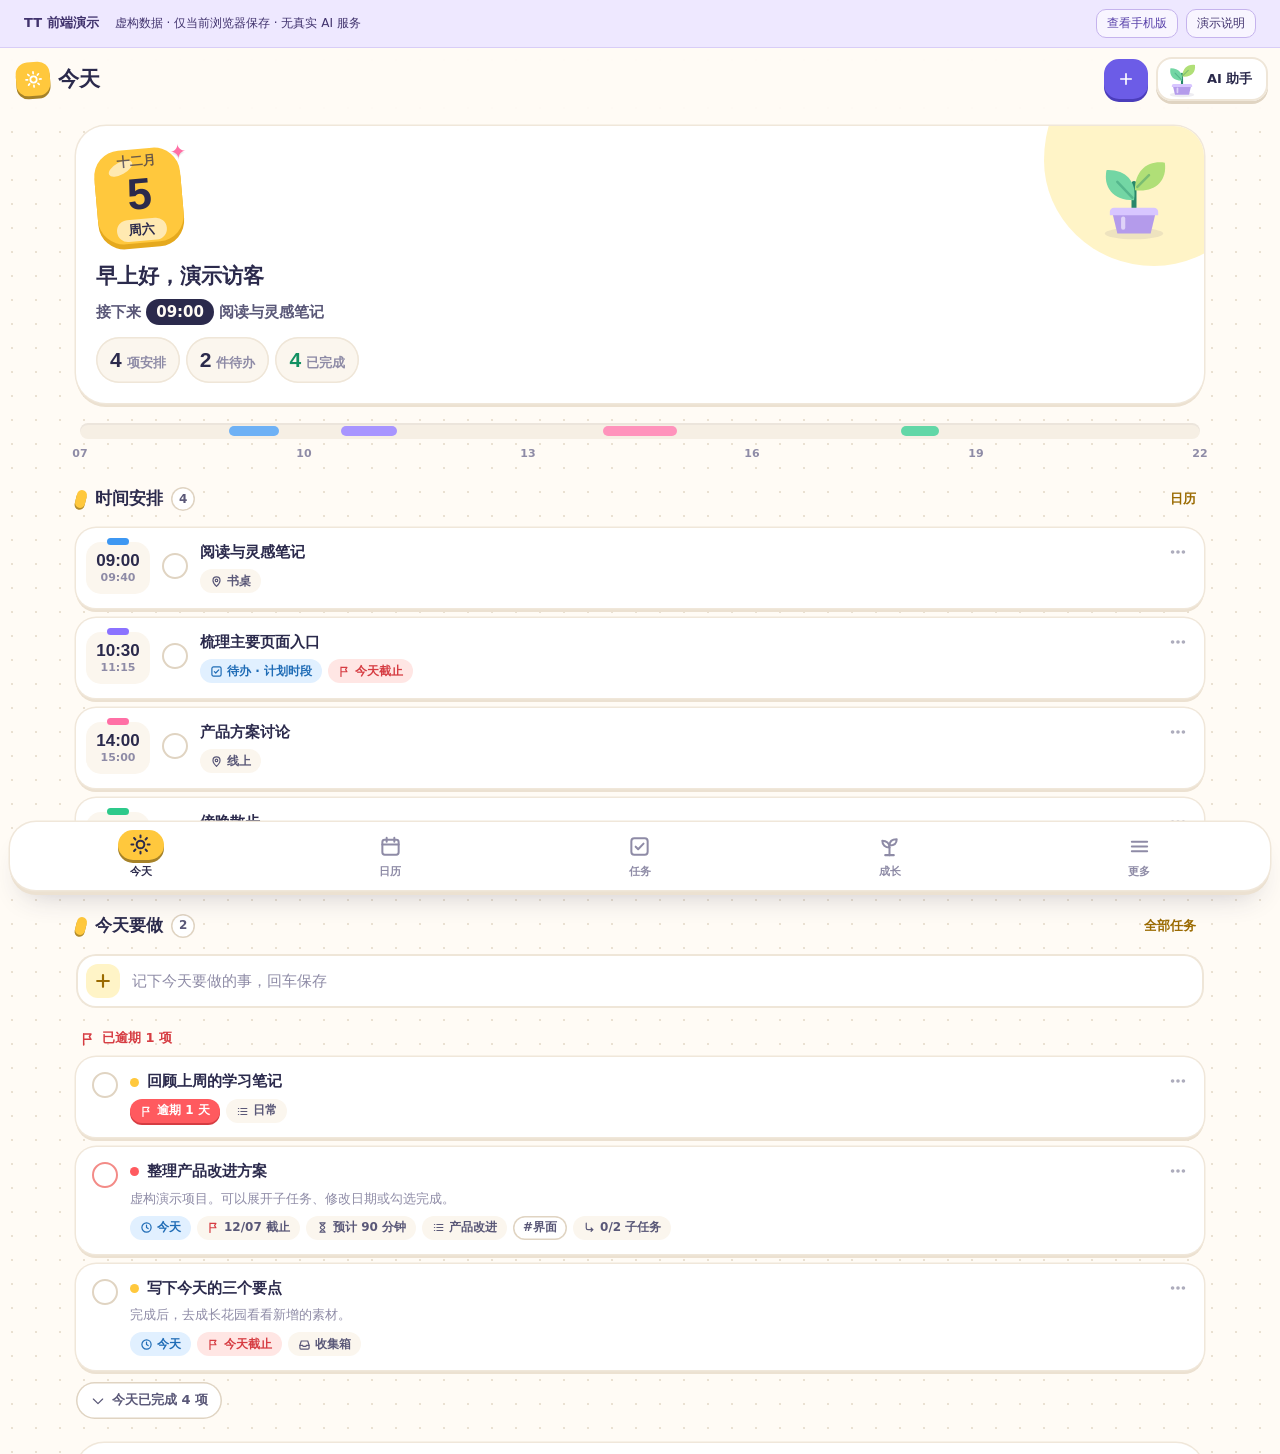
<file: index.html>
<!doctype html>
<html lang="zh-CN" data-build="public-demo-v1" data-theme="light">
<head>
<meta charset="utf-8">
<meta name="viewport" content="width=device-width,initial-scale=1,viewport-fit=cover,interactive-widget=resizes-content">
<meta name="theme-color" content="#fffbf5" media="(prefers-color-scheme: light)">
<meta name="theme-color" content="#1a1930" media="(prefers-color-scheme: dark)">
<title>TT · 日程与成长 | 前端交互演示</title>
<meta name="description" content="TT 日程与任务管理前端演示：今天、日历、任务、专注和成长花园。使用虚构演示数据，所有修改仅保存在当前浏览器，无账号或真实 AI 服务。">
<meta http-equiv="Content-Security-Policy" content="default-src 'self'; script-src 'self'; style-src 'self' 'unsafe-inline'; img-src 'self' data: blob:; font-src 'self'; connect-src 'none'; object-src 'none'; frame-src 'none'; form-action 'none'; base-uri 'self'">
<meta name="referrer" content="no-referrer">
<link rel="stylesheet" href="./app.css">
<link rel="icon" href="data:,">
<script src="./core/organizer.js"></script><script src="./core/task-workspace.js"></script><script src="./core/occur.js"></script><script src="./core/task-views.js"></script><script src="./core/calendar-views.js"></script><script src="./core/task-planning.js"></script><script src="./core/focus.js"></script><script src="./core/garden-world.js"></script><script src="./core/period-tracker.js"></script>
<script type="module" src="./app/main.js"></script>
<link rel="stylesheet" href="./demo.css?v=20261022-ai2">
</head>
<body>
<aside class="demo-banner" aria-label="前端演示说明"><div><strong>TT 前端演示</strong><span>虚构数据 · 仅当前浏览器保存 · 无真实 AI 服务</span></div><div class="demo-banner-actions"><a class="demo-mobile-link" href="./mobile-preview.html">查看手机版</a><button type="button" data-act="demo.about" aria-label="查看演示说明">演示说明</button></div></aside>
<div id="boot" class="boot" role="status" aria-live="polite">
  <div class="boot-card">
    <span class="brand-mark" aria-hidden="true"><svg viewBox="0 0 32 32" width="48" height="48"><rect x="1" y="1" width="30" height="30" rx="9" fill="#6c5ce7"/><path d="M16 25v-8.5" stroke="#fff" stroke-width="2.2" stroke-linecap="round"/><path d="M16 17c0-4.3-2.9-7-7.2-7 0 4.3 2.9 7 7.2 7Z" fill="#fff" opacity=".92"/><path d="M16 15c0-3.7 2.5-6.2 6.8-6.2 0 3.7-2.5 6.2-6.8 6.2Z" fill="#fff"/></svg></span>
    <ol class="boot-steps">
      <li data-step="identity">载入演示数据</li>
      <li data-step="sync">读取本地修改</li>
      <li data-step="prepare">准备页面</li>
    </ol>
    <p class="boot-error" role="alert"></p>
    <button type="button" class="btn btn-quiet boot-retry" hidden>重新载入</button>
  </div>
</div>
<div id="app" hidden aria-busy="true"></div>
<noscript><p style="padding:24px">请启用 JavaScript 后使用 Auto Timetable。</p></noscript>
</body>
</html>
</file>
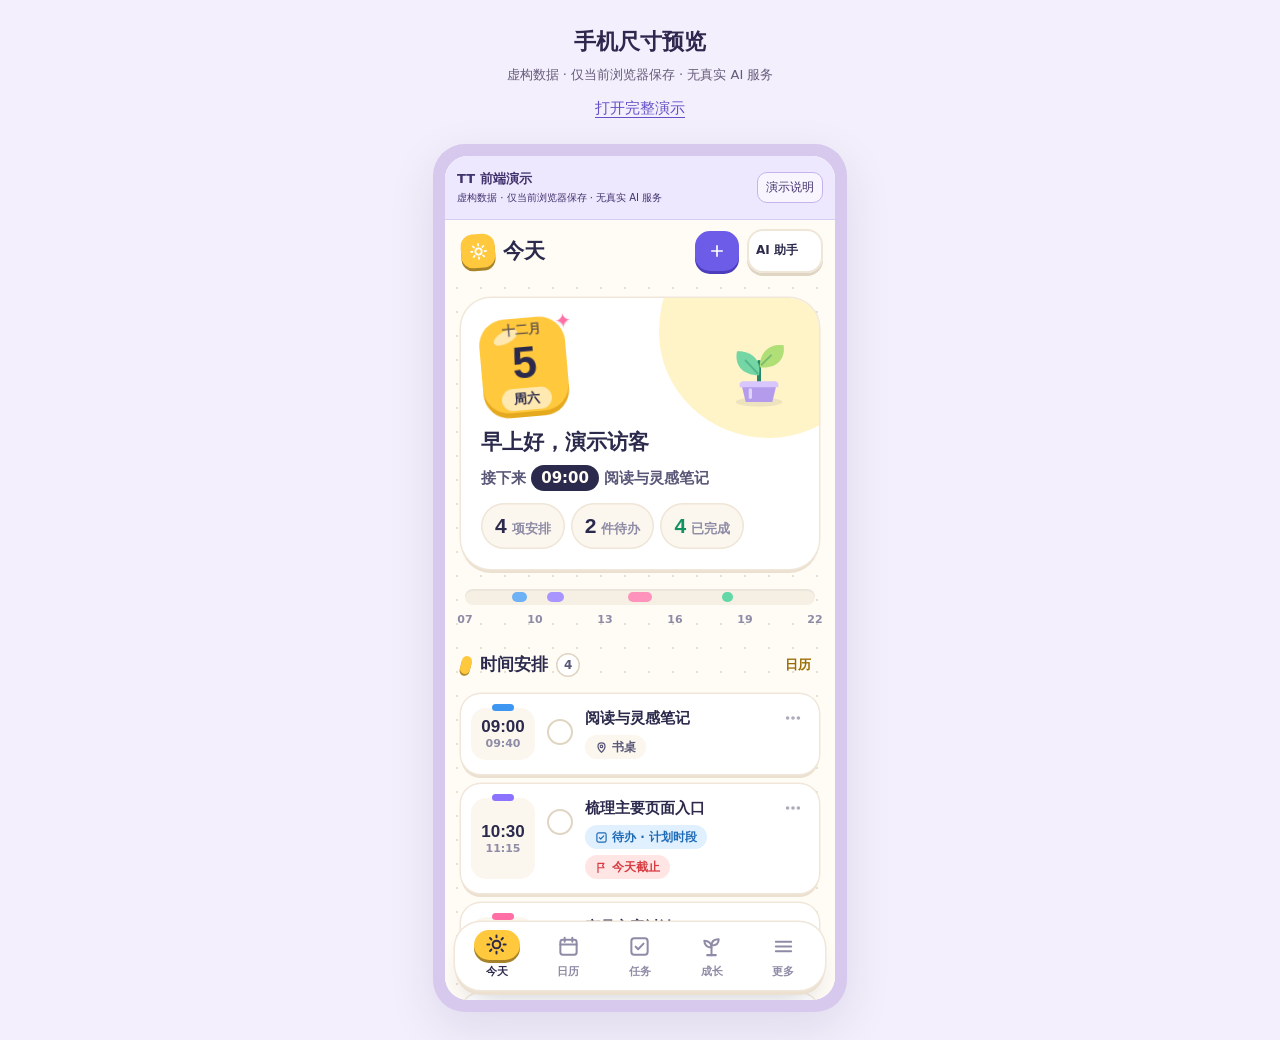
<file: mobile-preview.html>
<!doctype html>
<html lang="zh-CN">
<head>
<meta charset="utf-8"><meta name="viewport" content="width=device-width, initial-scale=1">
<meta name="description" content="TT 前端演示的手机尺寸预览。虚构数据，仅当前浏览器保存。">
<meta name="referrer" content="no-referrer">
<meta http-equiv="Content-Security-Policy" content="default-src 'self'; script-src 'none'; style-src 'self' 'unsafe-inline'; img-src 'self' data:; connect-src 'none'; object-src 'none'; frame-src 'self'; base-uri 'self'; form-action 'none'">
<title>TT · 手机尺寸预览</title>
<style>
*{box-sizing:border-box}body{margin:0;background:#f3effc;color:#30274e;font:15px/1.6 system-ui,-apple-system,'PingFang SC',sans-serif}header{padding:24px 20px;text-align:center}h1{margin:0 0 6px;font-size:22px}p{margin:0 0 10px;font-size:13px;color:#655b7a}a{color:#6550c8;text-underline-offset:4px}.phone{width:414px;max-width:100%;padding:12px;margin:0 auto 28px;border-radius:32px;background:#d6c9ed;box-shadow:0 16px 48px #30274e1a}iframe{display:block;border:0;width:390px;max-width:100%;height:844px;border-radius:23px;background:#fffbf5}@media(max-width:420px){header{padding:16px}.phone{padding:0;border-radius:0}iframe{width:100%;border-radius:0;height:calc(100dvh - 120px)}}
</style>
</head>
<body><header><h1>手机尺寸预览</h1><p>虚构数据 · 仅当前浏览器保存 · 无真实 AI 服务</p><a href="./index.html">打开完整演示</a></header><div class="phone"><iframe src="./index.html?v=20261022-ai2" title="TT 手机尺寸演示" loading="eager"></iframe></div></body>
</html>
</file>
<file: app.css>
/* ---- tokens.css ---- */
/* TT-Suite design tokens — 「糖果 / Candy」.
   Milky ground, one candy colour per module, chunky rounded shapes and
   pressable 3D buttons. Semantics stay strict: sky = execution plan,
   coral = deadline/overdue, mint = done, lemon = now/celebration. */
:root {
  color-scheme: light;
  --paper: #fffbf5;
  --paper-deep: #f6efe4;
  --surface: #ffffff;
  --surface-raised: #ffffff;
  --surface-sunken: #fbf6ee;
  --line: #efe6d8;
  --line-strong: #e0d4c2;
  --ink: #2b2a4c;
  --ink-2: #5a5878;
  --ink-3: #8e8ba6;
  --ink-inverse: #ffffff;

  /* Primary action: grape */
  --pine: #6c5ce7;
  --pine-hover: #7b6cf0;
  --pine-press: #5a4bd6;
  --pine-edge: #4b3dbb;
  --pine-soft: #ece9ff;
  --pine-wash: #f5f3ff;
  --on-pine: #ffffff;

  /* Semantics */
  --plan: #2f8ae0;  --plan-soft: #e1f0ff;  --plan-edge: #1f6cb6;
  --due: #ff5a5f;   --due-soft: #ffe6e4;   --due-ink: #d63c42;  --due-edge: #d63c42;
  --mint: #2dc98a;  --mint-soft: #dcf8ea;  --mint-ink: #129163; --mint-edge: #1aa571;
  --lemon: #ffd43b; --lemon-soft: #fff6c9; --lemon-edge: #e8b90f;
  --gold: #e49a00;  --gold-soft: #fff1c9;
  --info: #2f8ae0;  --info-soft: #e1f0ff;
  --warn: #c67a00;  --warn-soft: #fff1c9;
  --ok: #129163;

  /* One colour per module */
  --c-today: #ffc83d;    --c-today-soft: #fff4c7;  --c-today-ink: #9a6a00;
  --c-calendar: #4aa8ff; --c-calendar-soft: #e1f0ff; --c-calendar-ink: #1f6cb6;
  --c-tasks: #2dc98a;    --c-tasks-soft: #dcf8ea;  --c-tasks-ink: #128a5e;
  --c-focus: #ff8a5c;    --c-focus-soft: #ffe9df;  --c-focus-ink: #c4531f;
  --c-growth: #7ccf3f;   --c-growth-soft: #ecf9dc; --c-growth-ink: #4d8f1c;
  --c-notes: #a88bff;    --c-notes-soft: #f0eaff;  --c-notes-ink: #6a4bd1;
  --c-period: #ff6fa5;   --c-period-soft: #ffe5ef; --c-period-ink: #c83a72;
  --c-settings: #8e98b8; --c-settings-soft: #eceff7; --c-settings-ink: #555f82;

  /* Event colour families */
  --tone-blue: #3d97f2;  --tone-blue-soft: #e1f0ff;
  --tone-rose: #ff6fa5;  --tone-rose-soft: #ffe5ef;
  --tone-sage: #2dc98a;  --tone-sage-soft: #dcf8ea;
  --tone-peach: #ff9f43; --tone-peach-soft: #ffeedc;
  --tone-slate: #8e98b8; --tone-slate-soft: #eceff7;
  --tone-task: #8b72ff;  --tone-task-soft: #efebff;

  --period: #ff6fa5; --period-soft: #ffe5ef;
  --phase-follicular: #dbeeff; --phase-ovulatory: #ece4ff; --phase-luteal: #fff1c4;
  --sky: #e6f6ff; --water-shadow: rgba(47, 138, 224, .14);

  /* Type: rounded where the system has it */
  --font-sans: "PingFang SC", "HarmonyOS Sans SC", "MiSans", "Microsoft YaHei UI", "Microsoft YaHei", "Noto Sans SC", system-ui, sans-serif;
  --font-round: ui-rounded, "SF Pro Rounded", "Arial Rounded MT Bold", "PingFang SC", "HarmonyOS Sans SC", "Microsoft YaHei UI", sans-serif;
  --font-serif: var(--font-round);
  --text-xs: 12px; --text-sm: 13px; --text-md: 15px; --text-lg: 17px; --text-xl: 21px; --text-2xl: 27px; --text-3xl: 34px;
  --leading: 1.6; --leading-tight: 1.3;

  --s1: 4px; --s2: 8px; --s3: 12px; --s4: 16px; --s5: 20px; --s6: 24px; --s8: 32px; --s10: 40px; --s14: 56px;

  /* Shape: generous, soft */
  --r-control: 16px;
  --r-card: 22px;
  --r-sheet: 28px;
  --r-pill: 999px;

  /* Depth: pressable edges and soft colour shadows */
  --edge: 0 4px 0;
  /* Sticker cards: a soft outline and a thick bottom edge instead of grey blur */
  --card-line: #f0e7da; --card-edge: #ece1d1;
  --shadow-card: 0 0 0 1.5px var(--card-line), 0 4px 0 var(--card-edge);
  --shadow-lift: 0 0 0 1.5px var(--card-line), 0 6px 0 var(--card-edge), 0 14px 24px -14px rgba(43, 42, 76, .25);
  --shadow-float: 0 10px 30px -10px rgba(43, 42, 76, .28), 0 2px 6px rgba(43, 42, 76, .08);
  --shadow-modal: 0 24px 60px -16px rgba(43, 42, 76, .38), 0 4px 12px rgba(43, 42, 76, .1);
  --focus-ring: 0 0 0 3px var(--paper), 0 0 0 6px #9d8cff;

  --control-h: 40px;
  --touch: 44px;

  /* Motion: springy */
  --ease: cubic-bezier(.2, 0, 0, 1);
  --ease-out: cubic-bezier(0, 0, .2, 1);
  --ease-emphasis: cubic-bezier(.34, 1.56, .64, 1);
  --t-fast: 140ms; --t-base: 220ms; --t-slow: 380ms;

  --rail-w: 236px; --rail-w-collapsed: 80px;
  --topbar-h: 72px; --tabbar-h: 68px;
  --assistant-w: 392px;
  --content-max: 1160px;
  --safe-bottom: env(safe-area-inset-bottom, 0px);
  --z-rail: 20; --z-topbar: 30; --z-tabbar: 40; --z-panel: 50; --z-toast: 80; --z-menu: 90;
}

@media (prefers-color-scheme: dark) {
  :root:not([data-theme="light"]) {
    color-scheme: dark;
    --paper: #1a1930; --paper-deep: #141327; --surface: #242340; --surface-raised: #2b2a4a; --surface-sunken: #201f3a;
    --line: #34335a; --line-strong: #46447a;
    --ink: #f4f2ff; --ink-2: #c4c1e0; --ink-3: #8f8cb0; --ink-inverse: #1a1930;
    --pine: #8b7dff; --pine-hover: #9b8fff; --pine-press: #7a6bf0; --pine-edge: #5a4bd6; --pine-soft: #33305e; --pine-wash: #2a2850; --on-pine: #ffffff;
    --plan: #6fb4ff; --plan-soft: #1f3354; --due: #ff7a7e; --due-soft: #4a2430; --due-ink: #ff9a9d;
    --mint: #3ad69a; --mint-soft: #1b3d32; --mint-ink: #6fe7b6; --lemon: #ffd84f; --lemon-soft: #3f3820;
    --gold: #ffcb4f; --gold-soft: #3f3820; --info: #6fb4ff; --info-soft: #1f3354; --warn: #ffcb4f; --warn-soft: #3f3820; --ok: #6fe7b6;
    --c-today-soft: #3f3820; --c-today-ink: #ffd84f; --c-calendar-soft: #1f3354; --c-calendar-ink: #8cc4ff;
    --c-tasks-soft: #1b3d32; --c-tasks-ink: #6fe7b6; --c-focus-soft: #45291f; --c-focus-ink: #ffab88;
    --c-growth-soft: #26381b; --c-growth-ink: #a8e57a; --c-notes-soft: #302654; --c-notes-ink: #c4b2ff;
    --c-period-soft: #47243a; --c-period-ink: #ff9cc3; --c-settings-soft: #2c3150; --c-settings-ink: #b9c1df;
    --tone-blue-soft: #1f3354; --tone-rose-soft: #47243a; --tone-sage-soft: #1b3d32; --tone-peach-soft: #45301c; --tone-slate-soft: #2c3150; --tone-task-soft: #302654;
    --period-soft: #47243a; --phase-follicular: #1f3354; --phase-ovulatory: #302654; --phase-luteal: #3f3820;
    --sky: #1d2b44; --water-shadow: rgba(0, 0, 0, .35);
    --card-line: #34335a; --card-edge: #121124;
    --shadow-card: 0 0 0 1.5px var(--card-line), 0 4px 0 var(--card-edge);
    --shadow-lift: 0 0 0 1.5px var(--card-line), 0 6px 0 var(--card-edge), 0 14px 24px -14px rgba(0,0,0,.6);
    --shadow-float: 0 12px 32px -10px rgba(0,0,0,.6); --shadow-modal: 0 24px 60px -16px rgba(0,0,0,.7);
    --focus-ring: 0 0 0 3px var(--paper), 0 0 0 6px #b2a6ff;
  }
}
@media (prefers-reduced-motion: reduce) { :root { --t-fast: 0ms; --t-base: 0ms; --t-slow: 0ms; } }

/* ---- base.css ---- */
*, *::before, *::after { box-sizing: border-box; }
html { -webkit-text-size-adjust: 100%; text-size-adjust: 100%; }
body {
  margin: 0; min-height: 100dvh; color: var(--ink);
  /* Milk ground with a very faint candy-dot pattern */
  background: var(--paper) radial-gradient(circle, color-mix(in srgb, var(--line-strong) 70%, transparent) 1.1px, transparent 1.5px) 0 0 / 24px 24px;
  font: 400 var(--text-md)/var(--leading) var(--font-sans);
  -webkit-font-smoothing: antialiased; -webkit-tap-highlight-color: transparent;
  font-feature-settings: "tnum" 1;
}
h1, h2, h3, h4, p, ul, ol, dl, dd, figure { margin: 0; }
ul, ol { padding: 0; list-style: none; }
h1, h2, h3, h4 { font-family: var(--font-round); font-weight: 800; line-height: var(--leading-tight); letter-spacing: 0; }
h1 { font-size: var(--text-2xl); }
h2 { font-size: var(--text-lg); }
h3 { font-size: var(--text-md); }
a { color: var(--mod-ink, var(--pine)); text-underline-offset: 3px; }
button, input, select, textarea { font: inherit; color: inherit; letter-spacing: inherit; }
button { cursor: pointer; background: none; border: 0; padding: 0; text-align: inherit; }
button:disabled { cursor: not-allowed; }
img, svg { display: block; max-width: 100%; }
svg.i { flex: none; width: 20px; height: 20px; }
[hidden] { display: none !important; }
:focus { outline: none; }
:focus-visible { box-shadow: var(--focus-ring); border-radius: var(--r-control); }
input:focus-visible, textarea:focus-visible, select:focus-visible { box-shadow: var(--focus-ring); }
::selection { background: color-mix(in srgb, var(--pine) 24%, transparent); }
.sr-only { position: absolute !important; width: 1px; height: 1px; overflow: hidden; clip: rect(0 0 0 0); clip-path: inset(50%); white-space: nowrap; }
.serif { font-family: var(--font-serif); }
.num { font-variant-numeric: tabular-nums; }
.muted { color: var(--ink-3); }
.small { font-size: var(--text-sm); color: var(--ink-3); }
.stack > * + * { margin-top: var(--s3); }
.row { display: flex; align-items: center; gap: var(--s2); }
.spacer { flex: 1; }
.wrap { flex-wrap: wrap; }
.nowrap { white-space: nowrap; }
.ellipsis { overflow: hidden; text-overflow: ellipsis; white-space: nowrap; min-width: 0; }
@media (prefers-reduced-motion: reduce) {
  *, *::before, *::after { animation-duration: .001ms !important; animation-iteration-count: 1 !important; transition-duration: .001ms !important; scroll-behavior: auto !important; }
}
h2[tabindex="-1"]:focus-visible, [tabindex="-1"]:focus { box-shadow: none; outline: none; }

/* ---- components.css ---- */
/* ---------- Buttons: chunky, pressable ---------- */
.btn {
  --btn-bg: var(--surface); --btn-fg: var(--ink); --btn-edge: var(--line-strong); --btn-border: var(--line);
  position: relative; display: inline-flex; align-items: center; justify-content: center; gap: 6px;
  min-height: var(--control-h); padding: 0 16px; border-radius: var(--r-control);
  font-size: var(--text-sm); font-weight: 700; line-height: 1; white-space: nowrap; user-select: none;
  color: var(--btn-fg); background: var(--btn-bg); border: 2px solid var(--btn-border);
  box-shadow: 0 3px 0 var(--btn-edge); transform: translateY(0);
  transition: transform var(--t-fast) var(--ease), box-shadow var(--t-fast) var(--ease), background var(--t-fast), filter var(--t-fast);
}
.btn:hover:not(:disabled) { filter: brightness(1.04); }
.btn:active:not(:disabled) { transform: translateY(3px); box-shadow: 0 0 0 var(--btn-edge); }
.btn:disabled { opacity: .5; box-shadow: none; transform: translateY(3px); }
.btn-primary { --btn-bg: var(--pine); --btn-fg: var(--on-pine); --btn-edge: var(--pine-edge); --btn-border: var(--pine); }
.btn-quiet { --btn-bg: var(--surface); }
.btn-ghost { --btn-bg: transparent; --btn-border: transparent; --btn-edge: transparent; color: var(--ink-2); box-shadow: none; }
.btn-ghost:hover:not(:disabled) { background: var(--surface-sunken); color: var(--ink); filter: none; }
.btn-ghost:active:not(:disabled) { transform: scale(.97); }
.btn-danger { --btn-bg: var(--due); --btn-fg: #fff; --btn-edge: var(--due-edge); --btn-border: var(--due); }
.btn-danger-quiet { --btn-fg: var(--due-ink); }
.btn-mint { --btn-bg: var(--mint); --btn-fg: #fff; --btn-edge: var(--mint-edge); --btn-border: var(--mint); }
.btn-sm { min-height: 32px; padding: 0 12px; font-size: var(--text-xs); border-radius: 11px; }
.btn-lg { min-height: 50px; padding: 0 22px; font-size: var(--text-md); border-radius: 16px; box-shadow: 0 4px 0 var(--btn-edge); }
.btn-lg:active:not(:disabled) { transform: translateY(4px); }
.btn-block { width: 100%; }
.btn .i { width: 18px; height: 18px; stroke-width: 2.2; }
.btn[aria-busy="true"]::after { content: ""; width: 13px; height: 13px; border: 2.5px solid currentColor; border-right-color: transparent; border-radius: 50%; animation: spin .7s linear infinite; }
@keyframes spin { to { transform: rotate(360deg); } }

.icon-btn { display: inline-grid; place-items: center; width: var(--control-h); height: var(--control-h); border-radius: 13px; color: var(--ink-2); flex: none; transition: background var(--t-fast), color var(--t-fast), transform var(--t-fast) var(--ease-emphasis); }
.icon-btn:hover:not(:disabled) { background: var(--surface-sunken); color: var(--ink); }
.icon-btn:active:not(:disabled) { transform: scale(.9); }
.icon-btn:disabled { opacity: .4; }
.icon-btn[aria-pressed="true"] { background: var(--mod-soft); color: var(--mod-ink); }
.icon-btn .i { stroke-width: 2; }
.icon-btn.sm { width: 32px; height: 32px; border-radius: 10px; }
@media (pointer: coarse) { .icon-btn { width: 44px; height: 44px; } }
.link-btn { color: var(--mod-ink); font-weight: 700; font-size: var(--text-sm); padding: 6px 8px; border-radius: 10px; }
.link-btn:hover { background: var(--mod-soft); }

/* ---------- Segmented control ---------- */
.seg { display: inline-flex; padding: 4px; gap: 2px; background: var(--paper-deep); border-radius: 16px; max-width: 100%; overflow-x: auto; scrollbar-width: none; }
.seg::-webkit-scrollbar { display: none; }
.seg button { min-height: 34px; padding: 0 14px; border-radius: 12px; font-size: var(--text-sm); color: var(--ink-2); font-weight: 600; white-space: nowrap; transition: background var(--t-fast), color var(--t-fast), transform var(--t-fast) var(--ease-emphasis); }
.seg button:hover:not([aria-pressed="true"]):not([aria-selected="true"]) { color: var(--ink); background: rgba(255,255,255,.5); }
.seg button[aria-pressed="true"], .seg button[aria-current="page"], .seg button[aria-selected="true"] { background: var(--surface); color: var(--ink); font-weight: 800; box-shadow: 0 2px 0 var(--line-strong); }
.seg button:active { transform: scale(.96); }

/* ---------- Chips ---------- */
.chip { display: inline-flex; align-items: center; gap: 4px; min-height: 24px; padding: 0 10px; border-radius: var(--r-pill); font-size: var(--text-xs); font-weight: 600; background: var(--surface-sunken); color: var(--ink-2); white-space: nowrap; border: 0; }
.chip .i { width: 13px; height: 13px; stroke-width: 2.2; }
.chip-plan { background: var(--plan-soft); color: var(--plan-edge); }
.chip-due { background: var(--due); color: #fff; box-shadow: 0 2px 0 var(--due-edge); }
.chip-due-soon { background: var(--due-soft); color: var(--due-ink); }
.chip-due-later { background: var(--surface-sunken); color: var(--ink-2); }
.chip-due-later .i { color: var(--due-ink); }
.chip-now { background: var(--lemon); color: var(--ink); font-weight: 800; }
.chip-gold { background: var(--lemon-soft); color: var(--gold); }
.chip-pine { background: var(--pine-soft); color: var(--pine); }
.chip-mint { background: var(--mint-soft); color: var(--mint-ink); }
.chip-info { background: var(--info-soft); color: var(--info); }
.chip-warn { background: var(--warn-soft); color: var(--warn); }
.chip-outline { background: transparent; box-shadow: inset 0 0 0 1.5px var(--line-strong); color: var(--ink-2); }
.chip-tag { background: var(--tape, var(--tone-task-soft)); color: var(--ink-2); }
.count { min-width: 24px; height: 24px; padding: 0 8px; border-radius: var(--r-pill); font-size: 12px; font-weight: 900; display: inline-grid; place-items: center; background: var(--surface); color: var(--ink-2); box-shadow: inset 0 0 0 1.5px var(--line-strong); }
.prio { display: inline-block; width: 9px; height: 9px; border-radius: 50%; flex: none; }
.prio-3 { background: var(--due); } .prio-2 { background: var(--c-today); } .prio-1 { background: var(--c-calendar); } .prio-0 { background: transparent; box-shadow: inset 0 0 0 1.5px var(--line-strong); }

/* ---------- Forms ---------- */
.field { display: grid; gap: 6px; font-size: var(--text-sm); color: var(--ink-2); font-weight: 700; min-width: 0; }
.field > small, .hint { font-weight: 500; color: var(--ink-3); font-size: var(--text-xs); line-height: 1.5; }
.input, .select, .textarea {
  width: 100%; min-height: 44px; padding: 9px 14px; border-radius: var(--r-control);
  border: 2px solid var(--line); background: var(--surface); color: var(--ink); font-size: var(--text-md); font-weight: 500;
  transition: border-color var(--t-fast), box-shadow var(--t-fast), background var(--t-fast);
}
.input::placeholder, .textarea::placeholder { color: var(--ink-3); font-weight: 400; }
.input:hover, .select:hover, .textarea:hover { border-color: var(--line-strong); }
.input:focus, .select:focus, .textarea:focus { border-color: var(--pine); box-shadow: 0 0 0 4px var(--pine-soft); }
.input[aria-invalid="true"], .textarea[aria-invalid="true"] { border-color: var(--due); box-shadow: 0 0 0 4px var(--due-soft); }
.textarea { min-height: 92px; resize: vertical; line-height: 1.6; }
.select { appearance: none; padding-right: 36px; background-image: linear-gradient(45deg, transparent 50%, var(--ink-2) 50%), linear-gradient(135deg, var(--ink-2) 50%, transparent 50%); background-position: calc(100% - 19px) 52%, calc(100% - 13px) 52%; background-size: 6px 6px; background-repeat: no-repeat; }
.field-row { display: grid; grid-template-columns: repeat(auto-fit, minmax(130px, 1fr)); gap: var(--s3); }
.fieldset { border: 0; padding: 0; margin: 0; display: grid; gap: var(--s2); min-width: 0; }
.fieldset > legend { padding: 0; margin-bottom: 6px; font-size: var(--text-sm); color: var(--ink-2); font-weight: 700; }
.check { display: inline-flex; align-items: flex-start; gap: 10px; font-size: var(--text-md); color: var(--ink); font-weight: 500; cursor: pointer; line-height: 1.5; }
.check input { width: 20px; height: 20px; margin: 2px 0 0; accent-color: var(--pine); flex: none; }
.check small { display: block; color: var(--ink-3); font-size: var(--text-xs); font-weight: 500; }
.toggle-chips { display: flex; flex-wrap: wrap; gap: 8px; }
.toggle-chips label { position: relative; }
.toggle-chips input { position: absolute; opacity: 0; inset: 0; margin: 0; cursor: pointer; }
.toggle-chips span { display: inline-flex; align-items: center; min-height: 36px; padding: 0 14px; border-radius: var(--r-pill); background: var(--surface-sunken); box-shadow: inset 0 0 0 2px var(--line); font-size: var(--text-sm); font-weight: 600; color: var(--ink-2); transition: all var(--t-fast); }
.toggle-chips input:checked + span { background: var(--pine); color: #fff; box-shadow: 0 3px 0 var(--pine-edge); }
.toggle-chips input:focus-visible + span { box-shadow: var(--focus-ring); }
.form-error { color: var(--due-ink); font-size: var(--text-sm); font-weight: 600; min-height: 1em; }
.form-error:empty { display: none; }
.switch { position: relative; width: 48px; height: 28px; flex: none; }
.switch input { position: absolute; inset: 0; opacity: 0; margin: 0; cursor: pointer; z-index: 1; }
.switch i { position: absolute; inset: 0; border-radius: 99px; background: var(--line-strong); transition: background var(--t-base); }
.switch i::after { content: ""; position: absolute; top: 3px; left: 3px; width: 22px; height: 22px; border-radius: 50%; background: #fff; box-shadow: 0 2px 4px rgba(0,0,0,.18); transition: transform var(--t-base) var(--ease-emphasis); }
.switch input:checked + i { background: var(--mint); }
.switch input:checked + i::after { transform: translateX(20px); }
.switch input:focus-visible + i { box-shadow: var(--focus-ring); }
.switch input:disabled + i { opacity: .45; }

/* ---------- Surfaces ---------- */
.panel { background: var(--surface); border-radius: var(--r-card); box-shadow: var(--shadow-card); }
.panel-pad { padding: var(--s5); }
.section-title { display: flex; align-items: center; gap: var(--s2); margin-bottom: var(--s3); min-height: 32px; }
.section-title h2 { font-size: var(--text-lg); font-weight: 900; display: flex; align-items: center; gap: 9px; }
/* A little candy bean in the page colour marks each section */
.section-title h2::before { content: ""; width: 10px; height: 18px; border-radius: 6px; background: var(--mod); box-shadow: 0 2px 0 color-mix(in srgb, var(--mod) 70%, #000); transform: rotate(14deg); flex: none; }
dialog .section-title h2::before, .panel .panel .section-title h2::before { display: none; }
.section-title .spacer + * { margin-left: auto; }
.divider { height: 2px; background: var(--line); border: 0; margin: var(--s4) 0; border-radius: 2px; }
.callout { display: flex; gap: var(--s3); padding: var(--s3) var(--s4); border-radius: 18px; background: var(--info-soft); color: var(--ink); font-size: var(--text-sm); align-items: flex-start; font-weight: 500; }
.callout > .i { color: var(--info); margin-top: 1px; }
.callout-warn { background: var(--warn-soft); } .callout-warn > .i { color: var(--warn); }
.callout-due { background: var(--due-soft); } .callout-due > .i { color: var(--due-ink); }
.callout-pine { background: var(--pine-wash); } .callout-pine > .i { color: var(--pine); }
.callout-mint { background: var(--mint-soft); } .callout-mint > .i { color: var(--mint-ink); }
.callout b { display: block; margin-bottom: 2px; }
.callout .actions { margin-top: var(--s2); display: flex; gap: var(--s2); flex-wrap: wrap; }

/* ---------- Empty / loading ---------- */
.empty { display: grid; justify-items: center; text-align: center; gap: 8px; padding: var(--s8) var(--s5); color: var(--ink-3); }
.empty .empty-mark { width: 72px; height: 72px; border-radius: 26px; display: grid; place-items: center; background: var(--mod-soft, var(--pine-soft)); color: var(--mod-ink, var(--pine)); margin-bottom: 6px; transform: rotate(-6deg); box-shadow: 0 4px 0 color-mix(in srgb, var(--mod, var(--pine)) 35%, transparent); }
.empty .empty-mark .i { width: 32px; height: 32px; stroke-width: 2; transform: rotate(6deg); }
.empty h3 { color: var(--ink); font-size: var(--text-lg); font-weight: 800; }
.empty p { font-size: var(--text-sm); max-width: 30em; }
.empty .btn { margin-top: 8px; }
.empty.compact { padding: var(--s5) var(--s4); }
.empty.compact .empty-mark { width: 56px; height: 56px; border-radius: 20px; }
.skeleton { background: linear-gradient(90deg, var(--paper-deep), var(--surface-sunken), var(--paper-deep)); background-size: 200% 100%; animation: shimmer 1.4s linear infinite; border-radius: var(--r-control); }
@keyframes shimmer { to { background-position: -200% 0; } }

/* ---------- Completion check: bouncy ---------- */
.done-btn { --size: 26px; flex: none; width: var(--touch); height: var(--touch); display: grid; place-items: center; margin: -9px; border-radius: 50%; position: relative; }
.done-btn i { width: var(--size); height: var(--size); border-radius: 50%; border: 2.5px solid var(--ring, var(--line-strong)); display: grid; place-items: center; background: var(--surface); transition: background var(--t-fast), border-color var(--t-fast), transform var(--t-slow) var(--ease-emphasis); }
.done-btn i svg { width: 15px; height: 15px; opacity: 0; transform: scale(.3) rotate(-20deg); transition: opacity var(--t-fast), transform var(--t-slow) var(--ease-emphasis); stroke-width: 3.2; }
.done-btn:hover i { border-color: var(--mint); background: var(--mint-soft); transform: scale(1.06); }
.done-btn:hover i svg { opacity: .55; transform: scale(.85); color: var(--mint-ink); }
.done-btn:active i { transform: scale(.88); }
.done-btn[aria-pressed="true"] i { background: var(--mint); border-color: var(--mint); color: #fff; box-shadow: 0 3px 0 var(--mint-edge); }
.done-btn[aria-pressed="true"] i svg { opacity: 1; transform: none; color: #fff; }
/* Priority already shows as a dot beside the title; the ring stays neutral
   except for high priority. */
.done-btn.prio-ring-3 { --ring: color-mix(in srgb, var(--due) 60%, var(--line-strong)); }
.done-btn:disabled { opacity: .5; }
.done-btn.just-done i { animation: boing 520ms var(--ease-emphasis); }
@keyframes boing { 0% { transform: scale(.6); } 45% { transform: scale(1.28); } 70% { transform: scale(.94); } 100% { transform: scale(1); } }

/* Confetti burst (pure CSS particles injected by JS; skipped with reduced motion) */
.confetti { position: fixed; inset: 0; z-index: var(--z-toast); pointer-events: none; overflow: hidden; }
.confetti i { position: absolute; left: var(--origin-x); top: var(--origin-y); width: 7px; height: 11px; border-radius: 2px; background: var(--c); opacity: 0; animation: confetti 820ms cubic-bezier(.2, .7, .3, 1) forwards; }
.confetti i:nth-child(3n) { width: 8px; height: 8px; border-radius: 50%; }
@keyframes confetti { 0% { opacity: 1; transform: translate(0, 0) rotate(0); } 100% { opacity: 0; transform: translate(var(--x), var(--y)) rotate(var(--r)); } }

/* ---------- Dialogs & sheets ---------- */
dialog.overlay { padding: 0; border: 0; color: var(--ink); background: var(--surface); box-shadow: var(--shadow-modal); border-radius: var(--r-sheet); width: min(560px, calc(100vw - 32px)); max-height: min(88dvh, 840px); overflow: hidden; }
dialog.overlay[data-size="wide"] { width: min(900px, calc(100vw - 32px)); }
dialog.overlay[data-size="full"] { width: min(1200px, calc(100vw - 32px)); height: min(880px, calc(100dvh - 32px)); max-height: none; }
dialog.overlay[data-size="small"] { width: min(420px, calc(100vw - 32px)); }
dialog.overlay::backdrop { background: rgba(43, 42, 76, .32); backdrop-filter: blur(3px); }
dialog.overlay[open] { display: flex; flex-direction: column; animation: pop-in var(--t-slow) var(--ease-emphasis); }
dialog.overlay[open]::backdrop { animation: fade-in var(--t-base) var(--ease); }
dialog.overlay.closing { animation: pop-out var(--t-fast) var(--ease-out) forwards; }
dialog.overlay.closing::backdrop { animation: fade-out var(--t-fast) forwards; }
@keyframes pop-in { from { opacity: 0; transform: translateY(14px) scale(.94); } }
@keyframes pop-out { to { opacity: 0; transform: translateY(8px) scale(.96); } }
@keyframes fade-in { from { opacity: 0; } }
@keyframes fade-out { to { opacity: 0; } }
.overlay-head { display: flex; align-items: center; gap: var(--s3); padding: var(--s5) var(--s4) var(--s3) var(--s6); }
.overlay-head h2 { font-size: var(--text-xl); font-weight: 800; flex: 1; min-width: 0; }
.overlay-head p { font-size: var(--text-sm); color: var(--ink-3); font-weight: 500; margin-top: 2px; }
.overlay-head .icon-btn { background: var(--surface-sunken); border-radius: 50%; }
.overlay-body { padding: 0 var(--s6) var(--s6); overflow-y: auto; overscroll-behavior: contain; flex: 1; min-height: 0; }
.overlay-body > * + * { margin-top: var(--s4); }
.overlay-foot { display: flex; gap: var(--s2); justify-content: flex-end; align-items: center; padding: var(--s4) var(--s6) calc(var(--s4) + var(--safe-bottom)); background: var(--surface-sunken); flex-wrap: wrap; }
.overlay-foot .left { margin-right: auto; }
@media (max-width: 719px) {
  dialog.overlay, dialog.overlay[data-size] { width: 100vw; max-width: 100vw; margin: auto 0 0; border-radius: var(--r-sheet) var(--r-sheet) 0 0; max-height: calc(100dvh - 20px); height: auto; }
  dialog.overlay[data-size="full"] { height: calc(100dvh - 12px); }
  dialog.overlay[open] { animation: sheet-in var(--t-slow) var(--ease); }
  dialog.overlay.closing { animation: sheet-out var(--t-base) var(--ease-out) forwards; }
  dialog.overlay .overlay-head { padding-top: 26px; position: relative; padding-left: var(--s5); }
  dialog.overlay .overlay-head::before { content: ""; position: absolute; top: 10px; left: 50%; width: 44px; height: 5px; margin-left: -22px; border-radius: 5px; background: var(--line-strong); }
  dialog.overlay .overlay-body { padding-inline: var(--s5); }
  dialog.overlay .overlay-foot { padding-inline: var(--s5); }
  @keyframes sheet-in { from { transform: translateY(100%); } }
  @keyframes sheet-out { to { transform: translateY(100%); } }
}
dialog.overlay.menu-sheet { width: min(380px, calc(100vw - 32px)); }

/* ---------- Menus ---------- */
.menu { position: fixed; z-index: var(--z-menu); min-width: 200px; max-width: 280px; padding: 6px; background: var(--surface-raised); border-radius: 18px; box-shadow: var(--shadow-float); animation: pop-in var(--t-base) var(--ease-emphasis); }
.menu button, .menu a { display: flex; align-items: center; gap: 10px; width: 100%; min-height: 40px; padding: 0 12px; border-radius: 12px; font-size: var(--text-sm); font-weight: 600; color: var(--ink); text-decoration: none; }
.menu button:hover:not(:disabled), .menu a:hover { background: var(--pine-wash); color: var(--pine); }
.action-list { display: grid; gap: 4px; }
.action-list button { display: flex; align-items: center; gap: 14px; min-height: 52px; padding: 0 14px; border-radius: 16px; font-size: var(--text-md); font-weight: 600; transition: background var(--t-fast), transform var(--t-fast); }
.action-list button .i { width: 22px; height: 22px; padding: 0; color: var(--pine); }
.action-list button:hover:not(:disabled) { background: var(--pine-wash); }
.action-list button:active:not(:disabled) { transform: scale(.98); }
.action-list button:disabled { color: var(--ink-3); }
.action-list button:disabled .i { color: var(--ink-3); }
.action-list button small { margin-left: auto; color: var(--ink-3); font-size: var(--text-xs); font-weight: 500; }
.action-list .danger, .action-list .danger .i { color: var(--due-ink); }
.action-list .danger:hover:not(:disabled) { background: var(--due-soft); }
.action-list button[aria-current="page"] { background: var(--pine-soft); color: var(--pine); }

/* ---------- Toasts ---------- */
.toasts { position: fixed; z-index: var(--z-toast); left: 50%; bottom: calc(var(--s6) + var(--safe-bottom)); transform: translateX(-50%); display: grid; gap: 8px; width: min(460px, calc(100vw - 24px)); pointer-events: none; }
.toast { pointer-events: auto; display: flex; align-items: center; gap: 10px; padding: 10px 8px 10px 12px; border-radius: 20px; background: var(--ink); color: #fff; box-shadow: var(--shadow-float); font-size: var(--text-sm); font-weight: 600; animation: toast-in var(--t-slow) var(--ease-emphasis); }
.toast > .i { width: 32px; height: 32px; padding: 7px; flex: none; border-radius: 12px; background: rgba(255,255,255,.14); }
.toast[data-tone="success"] > .i { background: var(--mint); }
.toast[data-tone="growth"] > .i { background: var(--c-growth); }
.toast[data-tone="error"] { background: var(--due-ink); }
.toast .msg { flex: 1; min-width: 0; line-height: 1.45; }
.toast .msg small { display: block; opacity: .75; font-weight: 500; }
.toast button { color: var(--lemon); font-weight: 800; padding: 8px 10px; border-radius: 12px; flex: none; }
.toast button:hover { background: rgba(255,255,255,.12); }
.toast .toast-close { color: rgba(255,255,255,.7); padding: 6px; }
.toast .toast-close .i { width: 16px; height: 16px; }
.toast.leaving { animation: toast-out var(--t-base) var(--ease-out) forwards; }
@keyframes toast-in { from { opacity: 0; transform: translateY(20px) scale(.9); } }
@keyframes toast-out { to { opacity: 0; transform: translateY(10px) scale(.96); } }

/* ---------- Tabs ---------- */
.tabs { display: flex; gap: 6px; margin-bottom: var(--s5); overflow-x: auto; scrollbar-width: none; padding: 2px; }
.tabs::-webkit-scrollbar { display: none; }
.tabs button, .tabs a { display: inline-flex; align-items: center; gap: 6px; padding: 0 16px; min-height: 40px; border-radius: var(--r-pill); color: var(--ink-2); font-weight: 700; white-space: nowrap; text-decoration: none; font-size: var(--text-sm); background: var(--surface); box-shadow: inset 0 0 0 2px var(--line); }
.tabs [aria-selected="true"], .tabs [aria-current="page"] { background: var(--mod, var(--pine)); color: #fff; box-shadow: 0 3px 0 color-mix(in srgb, var(--mod, var(--pine)) 70%, #000); }

/* ---------- Progress ---------- */
.meter { height: 12px; border-radius: 12px; background: var(--paper-deep); overflow: hidden; }
.meter > i { display: block; height: 100%; border-radius: inherit; background: var(--mod, var(--pine)); transition: width var(--t-slow) var(--ease-emphasis); background-image: linear-gradient(90deg, rgba(255,255,255,.25) 0 50%, transparent 50%); background-size: 16px 100%; }
progress.upload { width: 100%; height: 8px; appearance: none; border: 0; border-radius: 8px; background: var(--paper-deep); overflow: hidden; }
progress.upload::-webkit-progress-bar { background: var(--paper-deep); }
progress.upload::-webkit-progress-value { background: var(--pine); border-radius: 8px; }
progress.upload::-moz-progress-bar { background: var(--pine); }

.kv { display: grid; grid-template-columns: max-content 1fr; gap: 6px 16px; font-size: var(--text-sm); }
.kv dt { color: var(--ink-3); font-weight: 600; }
.kv dd { color: var(--ink); min-width: 0; overflow-wrap: anywhere; }

.table-scroll { overflow-x: auto; border-radius: var(--r-card); background: var(--surface); box-shadow: var(--shadow-card); }
table.data { width: 100%; border-collapse: collapse; font-size: var(--text-sm); min-width: 520px; }
table.data th, table.data td { padding: 12px 16px; text-align: left; border-bottom: 2px solid var(--surface-sunken); vertical-align: top; }
table.data thead th { font-weight: 700; color: var(--ink-3); background: var(--surface-sunken); font-size: var(--text-xs); }
table.data tbody tr:last-child th, table.data tbody tr:last-child td { border-bottom: 0; }
table.data tfoot th, table.data tfoot td { border-top: 2px solid var(--line); border-bottom: 0; font-weight: 800; }
table.data .n { text-align: right; font-variant-numeric: tabular-nums; white-space: nowrap; }
table.data th small { display: block; color: var(--ink-3); font-weight: 500; }

/* ---- shell.css ---- */
/* ---------- Module colours: each page carries its own candy ---------- */
:root { --mod: var(--pine); --mod-soft: var(--pine-soft); --mod-ink: var(--pine); }
:root[data-view="today"] { --mod: var(--c-today); --mod-soft: var(--c-today-soft); --mod-ink: var(--c-today-ink); }
:root[data-view="calendar"] { --mod: var(--c-calendar); --mod-soft: var(--c-calendar-soft); --mod-ink: var(--c-calendar-ink); }
:root[data-view="tasks"] { --mod: var(--c-tasks); --mod-soft: var(--c-tasks-soft); --mod-ink: var(--c-tasks-ink); }
:root[data-view="focus"] { --mod: var(--c-focus); --mod-soft: var(--c-focus-soft); --mod-ink: var(--c-focus-ink); }
:root[data-view="growth"] { --mod: var(--c-growth); --mod-soft: var(--c-growth-soft); --mod-ink: var(--c-growth-ink); }
:root[data-view="notes"] { --mod: var(--c-notes); --mod-soft: var(--c-notes-soft); --mod-ink: var(--c-notes-ink); }
:root[data-view="period"] { --mod: var(--c-period); --mod-soft: var(--c-period-soft); --mod-ink: var(--c-period-ink); }
:root[data-view="settings"] { --mod: var(--c-settings); --mod-soft: var(--c-settings-soft); --mod-ink: var(--c-settings-ink); }
.mod-today { --m: var(--c-today); --m-soft: var(--c-today-soft); --m-ink: var(--c-today-ink); }
.mod-calendar { --m: var(--c-calendar); --m-soft: var(--c-calendar-soft); --m-ink: var(--c-calendar-ink); }
.mod-tasks { --m: var(--c-tasks); --m-soft: var(--c-tasks-soft); --m-ink: var(--c-tasks-ink); }
.mod-focus { --m: var(--c-focus); --m-soft: var(--c-focus-soft); --m-ink: var(--c-focus-ink); }
.mod-growth { --m: var(--c-growth); --m-soft: var(--c-growth-soft); --m-ink: var(--c-growth-ink); }
.mod-notes { --m: var(--c-notes); --m-soft: var(--c-notes-soft); --m-ink: var(--c-notes-ink); }
.mod-period { --m: var(--c-period); --m-soft: var(--c-period-soft); --m-ink: var(--c-period-ink); }
.mod-settings { --m: var(--c-settings); --m-soft: var(--c-settings-soft); --m-ink: var(--c-settings-ink); }

/* ---------- Frame ---------- */
#app { min-height: 100dvh; }
.app { display: grid; grid-template-columns: 1fr; min-height: 100dvh; }
.app.has-rail { grid-template-columns: var(--rail-w) minmax(0, 1fr); }
.app.has-rail.rail-collapsed { grid-template-columns: var(--rail-w-collapsed) minmax(0, 1fr); }
.app.has-rail.has-assistant { grid-template-columns: var(--rail-w) minmax(0, 1fr) var(--assistant-w); }
.app.has-rail.rail-collapsed.has-assistant { grid-template-columns: var(--rail-w-collapsed) minmax(0, 1fr) var(--assistant-w); }
.main { min-width: 0; display: flex; flex-direction: column; }
.view { flex: 1; width: 100%; max-width: var(--content-max); margin: 0 auto; padding: var(--s2) var(--s8) var(--s14); outline: none; }
.view.full-bleed { max-width: none; }
.is-medium .view { padding-inline: var(--s6); }
.is-compact .view { padding: var(--s2) var(--s4) calc(var(--tabbar-h) + var(--s10) + var(--safe-bottom)); }

/* ---------- Rail: a floating white card ---------- */
.rail { position: sticky; top: 0; height: 100dvh; padding: 12px 0 12px 12px; z-index: var(--z-rail); }
.rail-inner { height: 100%; display: flex; flex-direction: column; gap: var(--s2); padding: var(--s4) var(--s3); background: var(--surface); border-radius: 28px; box-shadow: var(--shadow-card); overflow: hidden; }
.rail-brand { display: flex; align-items: center; gap: 10px; padding: 2px 6px var(--s3); min-height: 48px; }
.brand-mark { display: grid; flex: none; }
.brand-name { font-family: var(--font-round); font-weight: 800; font-size: var(--text-md); white-space: nowrap; }
.rail-collapse { margin-left: auto; }
.rail-nav { display: grid; gap: 4px; align-content: start; overflow-y: auto; flex: 1; scrollbar-width: none; }
.rail-item { display: flex; align-items: center; gap: 12px; min-height: 46px; padding: 0 8px; border-radius: 16px; color: var(--ink-2); text-decoration: none; font-size: var(--text-md); font-weight: 700; position: relative; white-space: nowrap; transition: background var(--t-fast), transform var(--t-fast) var(--ease-emphasis); }
/* Quiet by default: only the current page lights up in its own colour. */
.rail-tile { width: 34px; height: 34px; border-radius: 12px; display: grid; place-items: center; background: transparent; color: var(--ink-3); flex: none; transition: transform var(--t-base) var(--ease-emphasis), background var(--t-fast), color var(--t-fast); }
.rail-tile .i { width: 18px; height: 18px; stroke-width: 2.2; }
.rail-item:hover { background: var(--surface-sunken); color: var(--ink); }
.rail-item:hover .rail-tile { transform: rotate(-8deg) scale(1.06); background: var(--m-soft); color: var(--m-ink); }
.rail-item[aria-current="page"] { background: var(--m-soft); color: var(--ink); font-weight: 800; }
.rail-item[aria-current="page"] .rail-tile { background: var(--m); color: #fff; box-shadow: 0 3px 0 color-mix(in srgb, var(--m) 65%, #000); transform: rotate(-6deg); }
.rail-item.mod-today[aria-current="page"] .rail-tile, .tab.mod-today[aria-current="page"] .tab-bean { color: var(--ink); }
.rail-badge { margin-left: auto; min-width: 24px; height: 24px; padding: 0 7px; border-radius: 99px; background: var(--surface-sunken); color: var(--ink-2); font-size: 11px; font-weight: 800; display: grid; place-items: center; }
.rail-item[aria-current="page"] .rail-badge { background: var(--surface); }
.rail-badge.live { background: var(--c-focus); color: #fff; }
.rail-group { margin: var(--s4) 12px 4px; font-size: var(--text-xs); color: var(--ink-3); font-weight: 700; }
.rail-foot { display: grid; gap: 4px; border-top: 2px dashed var(--line); padding-top: var(--s3); }
.rail-sync { display: flex; align-items: center; gap: 10px; padding: 8px; border-radius: 16px; text-align: left; min-width: 0; }
.rail-sync:hover { background: var(--surface-sunken); }
.avatar { width: 34px; height: 34px; border-radius: 50%; display: grid; place-items: center; background: var(--surface-sunken); color: var(--ink-2); font-weight: 900; font-size: var(--text-sm); flex: none; box-shadow: inset 0 0 0 2px var(--line-strong); }
.rail-sync-copy { display: grid; min-width: 0; line-height: 1.35; }
.rail-sync-copy b { font-size: var(--text-sm); overflow: hidden; text-overflow: ellipsis; white-space: nowrap; }
.rail-sync-copy small { display: flex; align-items: center; gap: 6px; font-size: var(--text-xs); color: var(--ink-3); white-space: nowrap; overflow: hidden; text-overflow: ellipsis; font-weight: 500; }
.dot { width: 8px; height: 8px; border-radius: 50%; background: var(--mint); flex: none; display: inline-block; }
.dot[data-tone="saving"] { background: var(--c-today); animation: breathe 1.2s ease-in-out infinite; }
.dot[data-tone="offline"] { background: var(--ink-3); }
.dot[data-tone="error"], .dot[data-tone="conflict"] { background: var(--due); }
@keyframes breathe { 50% { opacity: .35; transform: scale(.7); } }
.rail[data-collapsed="true"] .rail-label { display: none; }
.rail[data-collapsed="true"] .rail-item { justify-content: center; padding: 0; }
.rail[data-collapsed="true"] .rail-badge { position: absolute; top: 0; right: 2px; min-width: 18px; height: 18px; font-size: 10px; padding: 0 5px; }
.rail[data-collapsed="true"] .rail-brand { justify-content: center; padding-inline: 0; }
.rail[data-collapsed="true"] .rail-sync { justify-content: center; }
.rail[data-collapsed="true"] .rail-group { height: 2px; background: var(--line); margin: var(--s3) 10px; font-size: 0; }

/* ---------- Top bar ---------- */
.topbar { position: sticky; top: 0; z-index: var(--z-topbar); display: flex; align-items: center; gap: var(--s3); min-height: var(--topbar-h); padding: var(--s3) var(--s8); background: color-mix(in srgb, var(--paper) 88%, transparent); backdrop-filter: saturate(1.6) blur(14px); -webkit-backdrop-filter: saturate(1.6) blur(14px); }
.is-medium .topbar { padding-inline: var(--s6); }
.is-compact .topbar { padding: var(--s2) var(--s3) var(--s2) var(--s4); min-height: 62px; gap: var(--s2); }
.topbar-mark { width: 40px; height: 40px; border-radius: 14px; display: grid; place-items: center; background: var(--mod); color: #fff; flex: none; box-shadow: 0 3px 0 color-mix(in srgb, var(--mod) 65%, #000); transform: rotate(-4deg); }
.topbar-mark .i { width: 22px; height: 22px; stroke-width: 2.2; }
.is-compact .topbar-mark { width: 34px; height: 34px; border-radius: 12px; }
.is-compact .topbar-mark .i { width: 19px; height: 19px; }
.topbar-title { flex: 1; min-width: 0; }
.topbar-title h1 { font-family: var(--font-round); font-size: var(--text-2xl); font-weight: 800; white-space: nowrap; overflow: hidden; text-overflow: ellipsis; letter-spacing: -.01em; }
.is-compact .topbar-title h1 { font-size: var(--text-xl); }
.topbar-title p { font-size: var(--text-xs); color: var(--ink-3); white-space: nowrap; overflow: hidden; text-overflow: ellipsis; font-weight: 600; }
.topbar-actions { display: flex; align-items: center; gap: var(--s2); flex: none; }
.capture-btn { border-radius: 16px; }
.is-compact .capture-btn { width: 44px; padding: 0; border-radius: 15px; }
.is-compact .capture-btn .label { display: none; }
.assistant-btn { width: 44px; height: 44px; border-radius: 16px; display: grid; place-items: center; background: var(--surface); box-shadow: 0 3px 0 var(--line-strong), inset 0 0 0 2px var(--line); position: relative; transition: transform var(--t-fast) var(--ease-emphasis); }
.assistant-btn:hover { transform: translateY(-1px) rotate(-3deg); }
.assistant-btn:active { transform: translateY(2px); box-shadow: 0 1px 0 var(--line-strong), inset 0 0 0 2px var(--line); }
.assistant-btn[aria-expanded="true"] { background: var(--pine-soft); box-shadow: 0 3px 0 var(--pine-edge), inset 0 0 0 2px var(--pine); }
.assistant-btn .unread { position: absolute; top: -3px; right: -3px; width: 12px; height: 12px; border-radius: 50%; background: var(--due); border: 2px solid var(--paper); }
.sync-pill { display: inline-flex; align-items: center; gap: 6px; height: 30px; padding: 0 12px; border-radius: 99px; background: var(--surface); box-shadow: inset 0 0 0 2px var(--line); font-size: var(--text-xs); font-weight: 700; color: var(--ink-2); flex: none; }
.sync-pill[data-tone="conflict"], .sync-pill[data-tone="error"] { color: var(--due-ink); background: var(--due-soft); box-shadow: none; }

/* ---------- Tab bar: floating candy dock ---------- */
.tabbar { position: fixed; z-index: var(--z-tabbar); left: 10px; right: 10px; bottom: calc(10px + var(--safe-bottom)); display: grid; grid-template-columns: repeat(5, 1fr); height: var(--tabbar-h); padding: 6px; background: var(--surface); border-radius: 26px; box-shadow: 0 0 0 1.5px var(--card-line), 0 5px 0 var(--card-edge), 0 18px 30px -16px rgba(43, 42, 76, .3); }
.tab { display: grid; justify-items: center; align-content: center; gap: 1px; color: var(--ink-3); font-size: 11px; font-weight: 700; text-decoration: none; border-radius: 18px; transition: background var(--t-fast), color var(--t-fast); }
.tab .i { width: 23px; height: 23px; stroke-width: 2.1; transition: transform var(--t-base) var(--ease-emphasis); }
.tab[aria-current="page"] { color: var(--ink); font-weight: 800; }
.tab-bean { width: 46px; height: 30px; border-radius: 15px; display: grid; place-items: center; transition: background var(--t-fast), transform var(--t-base) var(--ease-emphasis); }
.tab[aria-current="page"] .tab-bean { background: var(--m); color: #fff; box-shadow: 0 3px 0 color-mix(in srgb, var(--m) 65%, #000); transform: translateY(-2px); animation: bean-pop 420ms var(--ease-emphasis); }
@keyframes bean-pop { 0% { transform: scale(.7); } 60% { transform: translateY(-3px) scale(1.08); } }
.tab:active .i { transform: scale(.85); }
.is-compact .toasts { bottom: calc(var(--tabbar-h) + 22px + var(--safe-bottom)); }

/* ---------- Boot ---------- */
.boot { min-height: 100dvh; display: grid; place-items: center; padding: var(--s6); }
.boot-card { display: grid; justify-items: center; gap: var(--s5); text-align: center; max-width: 340px; }
.boot-card .brand-mark svg { width: 64px; height: 64px; animation: bob 1.4s var(--ease) infinite; }
@keyframes bob { 50% { transform: translateY(-6px) rotate(-4deg); } }
.boot-steps { display: grid; gap: 8px; font-size: var(--text-sm); color: var(--ink-3); text-align: left; font-weight: 600; }
.boot-steps li { display: flex; align-items: center; gap: 10px; }
.boot-steps li::before { content: ""; width: 12px; height: 12px; border-radius: 50%; background: var(--line); }
.boot-steps li[data-state="active"] { color: var(--ink); }
.boot-steps li[data-state="active"]::before { background: var(--c-today); animation: breathe 1s ease-in-out infinite; }
.boot-steps li[data-state="done"]::before { background: var(--mint); }
.boot-error { color: var(--due-ink); font-size: var(--text-sm); font-weight: 600; }

.is-landscape-phone .view { padding: var(--s2) var(--s3) var(--s3); max-width: none; }
.is-landscape-phone .topbar { min-height: 52px; padding-block: 4px; }
.is-landscape-phone .rail { padding: 8px 0 8px 8px; }
.is-landscape-phone .rail-inner { padding: var(--s2); border-radius: 20px; }
.is-compact.is-typing .tabbar { transform: translateY(calc(100% + 24px)); opacity: 0; pointer-events: none; }
.tabbar { transition: transform var(--t-base) var(--ease), opacity var(--t-fast); }
.is-compact.is-typing .view { padding-bottom: var(--s10); }

/* ---- items.css ---- */
/* ---------- Item cards ---------- */
.items { display: grid; gap: 10px; }
.items + .items { margin-top: 10px; }
.item { position: relative; display: grid; grid-template-columns: auto minmax(0, 1fr) auto; align-items: start; gap: var(--s3); padding: 14px 10px 14px 16px; margin-left: calc(var(--depth, 0) * 26px); background: var(--surface); border-radius: 20px; box-shadow: var(--shadow-card); transition: transform var(--t-base) var(--ease-emphasis), box-shadow var(--t-base); }
.item:hover { transform: translateY(-2px); box-shadow: var(--shadow-lift); }
.item[style*="--depth:1"], .item[style*="--depth:2"], .item[style*="--depth:3"], .item[style*="--depth:4"] { background: color-mix(in srgb, var(--surface) 70%, var(--paper)); }
.item[style*="--depth:1"]::before, .item[style*="--depth:2"]::before, .item[style*="--depth:3"]::before, .item[style*="--depth:4"]::before { content: ""; position: absolute; left: -16px; top: -10px; width: 12px; height: 32px; border-left: 2.5px solid var(--line-strong); border-bottom: 2.5px solid var(--line-strong); border-bottom-left-radius: 10px; }
.item > .done-btn { margin-top: -8px; }
.item-body { display: grid; gap: 6px; min-width: 0; padding: 0; border-radius: 10px; text-align: left; color: inherit; }
.item-title { display: flex; align-items: center; gap: 8px; min-width: 0; font-size: var(--text-md); line-height: 1.45; }
.item-title b { font-weight: 700; overflow-wrap: anywhere; }
.item-note { font-size: var(--text-sm); color: var(--ink-3); font-weight: 500; display: -webkit-box; -webkit-line-clamp: 1; -webkit-box-orient: vertical; overflow: hidden; }
.item-parent { display: inline-flex; align-items: center; gap: 4px; font-size: var(--text-xs); color: var(--ink-3); font-weight: 600; }
.item-parent .i { width: 14px; height: 14px; }
.item-meta { display: flex; flex-wrap: wrap; gap: 6px; }
.item-meta:empty { display: none; }
.item-more { opacity: .5; margin-top: -6px; }
.item:hover .item-more, .item-more:focus-visible { opacity: 1; }
@media (pointer: coarse) { .item-more { opacity: .75; } }
.item.is-done { background: var(--surface-sunken); box-shadow: inset 0 0 0 1.5px var(--line); }
.item.is-done .item-title b { color: var(--ink-3); text-decoration: line-through; text-decoration-thickness: 2px; text-decoration-color: color-mix(in srgb, var(--mint) 70%, transparent); }
.item.is-done .chip-plan, .item.is-done .chip-due { background: var(--surface-sunken); color: var(--ink-3); }
.item-select { width: var(--touch); height: var(--touch); margin: -9px; display: grid; place-items: center; cursor: pointer; }
.item-select input { width: 22px; height: 22px; accent-color: var(--mod-ink); }
.items.mini { gap: 6px; }
.items.mini .item { padding-block: 10px; box-shadow: inset 0 0 0 1.5px var(--line); background: var(--surface); }

/* Timed cards: a neutral time stub with a little colour tab for the event family */
.items.timed .item { grid-template-columns: 64px auto minmax(0, 1fr) auto; padding-left: 10px; }
.item-time { position: relative; display: grid; justify-items: center; align-content: center; gap: 0; padding: 8px 4px; border-radius: 15px; background: var(--surface-sunken); color: var(--ink); font-variant-numeric: tabular-nums; line-height: 1.2; align-self: stretch; min-height: 52px; }
.item-time::before { content: ""; position: absolute; left: 50%; top: -4px; width: 22px; height: 7px; margin-left: -11px; border-radius: 4px; background: var(--tone); }
.item-time b { font-family: var(--font-round); font-size: var(--text-lg); font-weight: 800; }
.item-time small { font-size: 11px; font-weight: 700; color: var(--ink-3); }
.items.timed .item > .done-btn { margin-top: 2px; }
.item-timed.is-now { box-shadow: 0 0 0 3px var(--lemon), 0 10px 24px -10px rgba(232, 185, 15, .55); }
.item-timed.is-now .item-time { background: var(--lemon); color: var(--ink); }
.item-timed.is-now .item-time small { color: var(--ink-2); }
.item-timed.is-continued .item-time { background: repeating-linear-gradient(-45deg, var(--tone-soft) 0 6px, transparent 6px 12px); }
.tone-blue { --tone: var(--tone-blue); --tone-soft: var(--tone-blue-soft); }
.tone-rose { --tone: var(--tone-rose); --tone-soft: var(--tone-rose-soft); }
.tone-sage { --tone: var(--tone-sage); --tone-soft: var(--tone-sage-soft); }
.tone-peach { --tone: var(--tone-peach); --tone-soft: var(--tone-peach-soft); }
.tone-slate { --tone: var(--tone-slate); --tone-soft: var(--tone-slate-soft); }
.tone-task { --tone: var(--tone-task); --tone-soft: var(--tone-task-soft); }

.list-label { display: flex; align-items: center; gap: 6px; font-size: var(--text-sm); font-weight: 800; color: var(--ink-2); margin: var(--s5) 4px var(--s2); }
.list-label .i { width: 16px; height: 16px; stroke-width: 2.2; }
.list-label.due { color: var(--due-ink); }
details.done-group { margin-top: var(--s3); }
details.done-group > summary { list-style: none; cursor: pointer; display: inline-flex; align-items: center; gap: 6px; font-size: var(--text-sm); font-weight: 700; color: var(--ink-2); padding: 8px 14px; border-radius: 99px; background: var(--surface); box-shadow: inset 0 0 0 1.5px var(--line-strong); }
details.done-group > summary::-webkit-details-marker { display: none; }
details.done-group > summary .i { width: 16px; height: 16px; transition: transform var(--t-base) var(--ease-emphasis); }
details.done-group[open] > summary .i { transform: rotate(180deg); }
details.done-group > .items { margin-top: var(--s3); }

/* Quick add: a friendly pill */
.quick-add { display: flex; align-items: center; gap: 10px; min-height: 54px; padding: 0 8px 0 10px; margin-bottom: var(--s4); background: var(--surface); border-radius: 20px; box-shadow: inset 0 0 0 2px var(--line); color: var(--ink-3); transition: box-shadow var(--t-fast); }
.quick-add > span { width: 34px; height: 34px; border-radius: 12px; display: grid; place-items: center; background: var(--mod-soft); color: var(--mod-ink); flex: none; transition: transform var(--t-base) var(--ease-emphasis); }
.quick-add:focus-within > span { transform: rotate(90deg); }
.quick-add > span .i { stroke-width: 2.6; }
.quick-add:focus-within { box-shadow: inset 0 0 0 2px var(--mod), 0 0 0 4px var(--mod-soft); }
.quick-add-input { flex: 1; min-width: 0; border: 0; background: none; height: 50px; font-size: var(--text-md); font-weight: 600; color: var(--ink); }
.quick-add-input::placeholder { color: var(--ink-3); font-weight: 500; }
.quick-add-input:focus-visible { box-shadow: none; }
.quick-add .btn { opacity: 0; transform: scale(.8); transition: opacity var(--t-fast), transform var(--t-base) var(--ease-emphasis); }
.quick-add:focus-within .btn { opacity: 1; transform: none; }

.plain-list { display: grid; gap: 8px; }
.plain-list li { display: flex; align-items: center; gap: var(--s3); padding: 12px 14px; border-radius: 16px; background: var(--surface-sunken); }
.plain-list li > div { flex: 1; min-width: 0; display: grid; }
.plain-list small { color: var(--ink-3); font-size: var(--text-xs); font-weight: 500; }
.chip-btn { min-height: 32px; padding: 0 12px; border-radius: var(--r-pill); background: var(--surface); box-shadow: inset 0 0 0 2px var(--line); font-size: var(--text-xs); font-weight: 700; color: var(--ink-2); transition: transform var(--t-fast) var(--ease-emphasis), background var(--t-fast); }
.chip-btn:hover { background: var(--mod-soft); color: var(--ink); box-shadow: inset 0 0 0 2px var(--mod); }
.chip-btn:active { transform: scale(.94); }
.quick-dates { display: flex; flex-wrap: wrap; gap: 6px; }
hr.sep { border: 0; height: 2px; background: var(--line); margin: 6px 8px; border-radius: 2px; }

/* ---- today.css ---- */
/* ---------- Today: hello header ----------
   The one loud thing on this page: the lemon date sticker and the buddy.
   Everything else in the card stays ink-on-white. */
.hello { position: relative; display: grid; grid-template-columns: auto minmax(0, 1fr) auto; align-items: center; gap: var(--s6); padding: var(--s6); margin: var(--s2) 0 var(--s5); background: var(--surface); border-radius: 34px; box-shadow: var(--shadow-card); overflow: hidden; }
.hello::before { content: ""; position: absolute; right: -50px; top: -70px; width: 270px; height: 270px; border-radius: 46% 54% 50% 50% / 52% 48% 52% 48%; background: var(--mod-soft); }
.hello > * { position: relative; z-index: 1; }
.date-bubble { position: relative; width: 112px; height: 122px; border-radius: 32px; background: var(--c-today); color: #2b2a4c; display: grid; justify-items: center; align-content: center; transform: rotate(-5deg); box-shadow: 0 6px 0 #e5a91e, 0 16px 22px -12px rgba(229, 169, 30, .7); animation: sticker-in 620ms var(--ease-emphasis) both; }
@keyframes sticker-in { 0% { transform: rotate(-16deg) scale(.6); opacity: 0; } 100% { transform: rotate(-5deg); } }
.db-shine { position: absolute; left: 14px; top: 12px; width: 26px; height: 12px; border-radius: 50%; background: rgba(255, 255, 255, .6); transform: rotate(-24deg); }
.db-star { position: absolute; right: -8px; top: -10px; font-style: normal; font-size: 20px; color: var(--c-period); text-shadow: 0 2px 0 rgba(0,0,0,.08); animation: twinkle 2.8s ease-in-out infinite; }
@keyframes twinkle { 50% { transform: scale(.75) rotate(20deg); opacity: .7; } }
.db-month { font-size: var(--text-sm); font-weight: 900; opacity: .7; }
.db-day { font-family: var(--font-round); font-size: 60px; line-height: 1; font-weight: 900; letter-spacing: -.03em; }
.db-week { font-size: var(--text-sm); font-weight: 900; background: rgba(255,255,255,.6); padding: 1px 12px; border-radius: 99px; margin-top: 3px; }
.hello-copy { display: grid; gap: 10px; min-width: 0; }
.hello-copy h2 { font-family: var(--font-round); font-size: var(--text-2xl); font-weight: 900; }
.hello-next { font-size: var(--text-md); color: var(--ink-2); font-weight: 600; }
.hello-next b { color: var(--ink); }
.time-tag { display: inline-block; padding: 1px 10px; border-radius: 99px; background: var(--ink); color: var(--paper) !important; font-weight: 900; font-variant-numeric: tabular-nums; }
.stat-row { display: flex; gap: 6px; flex-wrap: wrap; margin-top: 2px; }
.stat { display: inline-flex; align-items: baseline; gap: 5px; padding: 6px 14px; border-radius: 99px; font-size: var(--text-sm); font-weight: 700; color: var(--ink-3); background: var(--surface-sunken); box-shadow: inset 0 0 0 1.5px var(--line); }
.stat b { font-family: var(--font-round); font-size: var(--text-xl); font-weight: 900; color: var(--ink); }
.stat.is-done b { color: var(--mint-ink); }
.buddy { position: relative; display: grid; place-items: end center; padding: 28px 8px 0; border-radius: 26px; cursor: pointer; }
.buddy .pet-stage { pointer-events: none; }
.is-compact .hello { grid-template-columns: auto minmax(0, 1fr) auto; grid-template-areas: "date . buddy" "copy copy copy"; gap: var(--s4) var(--s3); padding: var(--s5); border-radius: 30px; }
.is-compact .hello::before { width: 220px; height: 220px; right: -60px; top: -80px; }
.is-compact .date-bubble { grid-area: date; width: 86px; height: 94px; border-radius: 26px; box-shadow: 0 5px 0 #e5a91e; }
.is-compact .db-day { font-size: 44px; }
.is-compact .hello-copy { grid-area: copy; }
.is-compact .hello-copy h2 { font-size: var(--text-xl); }
.is-compact .buddy { grid-area: buddy; padding: 0; align-self: end; }
.is-compact .buddy .pet-stage.size-md { width: 120px; height: 86px; }

/* Day ruler: candy track */
.day-ruler { position: relative; margin: 0 4px var(--s6); padding-bottom: 20px; }
.day-ruler-track { position: relative; height: 16px; border-radius: 16px; background: var(--paper-deep); box-shadow: inset 0 2px 0 rgba(43,42,76,.05); }
.ruler-block { position: absolute; top: 3px; bottom: 3px; border-radius: 10px; background: color-mix(in srgb, var(--tone) 75%, #fff); min-width: 8px; }
.ruler-block.is-done { opacity: .35; }
.ruler-now { position: absolute; top: -6px; bottom: -6px; width: 4px; margin-left: -2px; background: var(--ink); border-radius: 4px; }
.ruler-now::before { content: "现在"; position: absolute; top: -20px; left: 50%; transform: translateX(-50%); font-size: 10px; font-weight: 800; color: #fff; background: var(--ink); padding: 0 6px; border-radius: 6px; white-space: nowrap; line-height: 16px; }
.day-ruler-hours { position: absolute; left: 0; right: 0; bottom: 0; height: 14px; }
.day-ruler-hours span { position: absolute; transform: translateX(-50%); font-size: 11px; color: var(--ink-3); font-weight: 700; font-variant-numeric: tabular-nums; }

.today-grid { display: grid; gap: var(--s6); }
.today-grid.is-split { grid-template-columns: minmax(0, 1fr) 312px; align-items: start; }
.is-medium .today-grid.is-split { grid-template-columns: minmax(0, 1fr) 270px; }
.today-main { display: grid; gap: var(--s8); min-width: 0; }
.today-side { display: grid; gap: var(--s4); }
.side-card { border-radius: 28px; }
.side-card .section-title { margin-bottom: var(--s2); }
.side-card .section-title h2 { display: flex; align-items: center; gap: 8px; }
.side-card > p.small { margin-bottom: var(--s3); }
.habit-quick { display: grid; gap: 10px; }
.habit-quick li { display: grid; grid-template-columns: 40px minmax(0, 1fr) auto; align-items: center; gap: 10px; background: var(--surface-sunken); padding: 8px; border-radius: 18px; }
.habit-quick-copy { display: grid; line-height: 1.35; min-width: 0; }
.habit-quick-copy b { font-weight: 800; font-size: var(--text-sm); }
.habit-quick-copy small { font-size: var(--text-xs); color: var(--ink-3); font-weight: 600; }
.ring { width: 40px; height: 40px; }
.ring-track { fill: none; stroke: var(--paper-deep); stroke-width: 5; }
.ring-arc { fill: none; stroke: var(--tone, var(--pine)); stroke-width: 5; stroke-linecap: round; transition: stroke-dashoffset var(--t-slow) var(--ease-emphasis); }
.habit-quick .is-closed .ring-arc { stroke: var(--mint); }
.focus-mini-title { font-weight: 800; margin-bottom: 4px; }
.focus-mini-clock { font-family: var(--font-round); font-size: 44px; font-weight: 900; line-height: 1.1; margin-bottom: var(--s3); color: var(--ink); }
.week-figure { display: flex; align-items: baseline; gap: 6px; margin-bottom: 12px; }
.week-figure b { font-family: var(--font-round); font-size: 44px; line-height: 1; font-weight: 900; color: var(--ink); }
.week-figure span { color: var(--ink-2); font-size: var(--text-sm); font-weight: 700; }

.garden-nudge { display: flex; align-items: center; gap: 10px; width: 100%; margin-top: var(--s4); padding: 12px 14px; border-radius: 18px; background: var(--surface-sunken); color: var(--ink); font-size: var(--text-sm); font-weight: 700; box-shadow: inset 0 0 0 1.5px var(--line); transition: transform var(--t-fast) var(--ease-emphasis); }
.garden-nudge:hover { transform: translateY(-2px); }
.garden-nudge .i:first-child { color: var(--c-growth-ink); }
.garden-nudge span { flex: 1; }

/* ---- calendar.css ---- */
/* ---------- Calendar ----------
   The page colour (sky) marks "today" and the selection. Event blocks keep
   their family colour as a soft fill with a solid tab, so a full week stays
   readable instead of turning into a rainbow. */
.calendar { display: grid; gap: var(--s4); padding-inline: var(--s2); container-type:inline-size; }
.planning-workspace { display:grid; gap:var(--s4); }
.planning-calendar { min-width:0; }
@container (min-width:780px) {
 .planning-workspace { grid-template-columns:280px minmax(0,1fr); align-items:start; }
 .planning-pool { position:sticky; top:calc(var(--topbar-h) + 12px); }
 .planning-pool .planning-tasks { grid-template-columns:1fr; max-height:56vh; }
 .planning-pool .planning-goal .input { width:100%; flex-basis:100%; }
}
.planning-pool { display:grid; gap:var(--s3); }
.planning-history { display:flex; gap:var(--s2); }
.planning-pool .section-title { flex-wrap:wrap; }
.planning-pool .section-title h2 { display:flex; align-items:center; gap:8px; }
.planning-goal .input { flex:1; min-width:120px; }
.planning-goal { flex-wrap:wrap; }
.planning-tasks { display:grid; grid-template-columns:repeat(auto-fit,minmax(min(100%,270px),1fr)); gap:var(--s2); max-height:290px; overflow:auto; }
.planning-task { display:flex; align-items:center; gap:6px; padding:8px; border:1.5px solid var(--line); border-radius:var(--r-control); background:var(--surface-sunken); }
.planning-task-title { flex:1; text-align:left; min-width:0; overflow-wrap:anywhere; }
.planning-task-title b,.planning-task-title small { display:block; }
.planning-task-title small { color:var(--ink-3); font-size:var(--text-xs); }
.planning-handle,.block-move,.block-resize { touch-action:none; cursor:grab; user-select:none; }
.planning-empty { color:var(--ink-3); padding-block:var(--s2); }
.planning-ghost { position:fixed; z-index:10000; pointer-events:none; padding:10px 14px; border-radius:12px; background:var(--ink); color:var(--surface); max-width:260px; font-size:13px; box-shadow:var(--shadow-card); }
.block .block-content { display:block; width:100%; height:100%; text-align:left; overflow:hidden; padding-right:18px; }
.block-content b,.block-content small { display:block; }
.block .block-move { position:absolute; top:0; right:0; padding:2px; width:24px; height:24px; }
.block-move .i { width:14px; height:14px; }
.block .block-resize { position:absolute; bottom:0; right:1px; width:30px; height:9px; border-bottom:3px solid currentColor; opacity:.55; cursor:ns-resize; }
.block { min-height:24px; }
.is-compact .calendar { padding-inline: 0; }
.cal-toolbar { display: flex; align-items: center; gap: var(--s3); flex-wrap: wrap; justify-content: space-between; }
.cal-modes { flex: 0 1 auto; }
.cal-nav { display: flex; align-items: center; gap: 4px; }
.date-jump .input { min-height: 36px; padding: 4px 10px; font-size: var(--text-sm); width: 150px; border-radius: 12px; }
.is-compact .cal-toolbar { gap: var(--s2); }
.is-compact .cal-modes { width: 100%; }
.is-compact .cal-nav { width: 100%; }
.is-compact .date-jump { margin-left: auto; }
.rotate-hint { display: flex; align-items: center; gap: 6px; }

/* Hour grid */
.tgrid { --hour-h: 48px; background: var(--surface); border-radius: 28px; box-shadow: var(--shadow-card); overflow: clip; }
/* `clip` (not hidden) so the sticky day header follows the page scroll. */
.tgrid-head, .tgrid-allday { display: grid; grid-template-columns: 56px repeat(var(--cols), minmax(0, 1fr)); }
.tgrid-head { position: sticky; top: var(--topbar-h); z-index: 3; background: var(--surface); padding: 10px 0 8px; border-bottom: 2px solid var(--line); }
.is-compact .tgrid-head { top: 62px; }
.is-landscape-phone .tgrid-head { top: 0; }
.tgrid-corner { font-size: 11px; color: var(--ink-3); font-weight: 700; display: grid; place-items: center; }
.tgrid-day { display: grid; justify-items: center; gap: 0; padding: 4px 0; border-radius: 16px; margin: 0 3px; transition: background var(--t-fast); }
.tgrid-day small { font-size: var(--text-xs); color: var(--ink-3); font-weight: 700; }
.tgrid-day b { font-family: var(--font-round); font-size: var(--text-xl); font-weight: 900; line-height: 1.2; width: 38px; height: 38px; border-radius: 50%; display: grid; place-items: center; }
.tgrid-day:hover { background: var(--surface-sunken); }
.tgrid-day.is-today b { background: var(--mod); color: #fff; box-shadow: 0 3px 0 color-mix(in srgb, var(--mod) 65%, #000); }
.tgrid-day.is-today small { color: var(--mod-ink); }
.tgrid.is-single .tgrid-head { display: none; }
.tgrid-allday { border-bottom: 2px solid var(--line); padding: 6px 0; background: var(--surface-sunken); }
.tgrid-allday-cell { display: grid; gap: 4px; padding: 0 3px; align-content: start; min-width: 0; }
.pill { display: flex; align-items: center; gap: 4px; min-width: 0; padding: 3px 8px; border-radius: 10px; font-size: var(--text-xs); font-weight: 700; text-align: left; }
.pill .i { width: 13px; height: 13px; flex: none; }
.pill-plan { background: var(--surface); color: var(--ink-2); box-shadow: inset 0 0 0 1.5px var(--line-strong); }
.pill-plan .i { color: var(--plan); }
.pill-due { background: var(--due-soft); color: var(--due-ink); }
.pill.is-done { opacity: .5; text-decoration: line-through; }
.pill-more { justify-content: center; color: var(--mod-ink); background: transparent; font-weight: 800; }
.pill-more:hover { background: var(--mod-soft); }
.pill-more.is-less { margin: 2px 3px 0; }
.tgrid-body { position: relative; display: grid; grid-template-columns: 56px repeat(var(--cols), minmax(0, 1fr)); }
.tgrid-hours { position: relative; }
.tgrid-hours span { position: absolute; right: 8px; transform: translateY(-50%); font-size: 11px; color: var(--ink-3); font-weight: 700; font-variant-numeric: tabular-nums; }
.tgrid-hours span:first-child { transform: none; }
.tgrid-col { position: relative; border-left: 1.5px solid var(--line); cursor: copy; }
.tgrid-line { position: absolute; left: 0; right: 0; height: 0; border-top: 1.5px dashed var(--line); }
.tgrid-col:hover { background: color-mix(in srgb, var(--mod-soft) 35%, transparent); }
.block { position: absolute; z-index: 1; display: grid; align-content: start; gap: 1px; padding: 5px 8px 5px 11px; border-radius: 12px; background: var(--tone-soft); color: var(--ink); text-align: left; overflow: hidden; min-height: 20px; cursor: pointer; box-shadow: 0 2px 0 color-mix(in srgb, var(--tone) 30%, transparent); transition: transform var(--t-fast) var(--ease-emphasis), box-shadow var(--t-fast); }
.block::before { content: ""; position: absolute; left: 4px; top: 5px; bottom: 5px; width: 4px; border-radius: 4px; background: var(--tone); }
.block b { font-size: var(--text-xs); font-weight: 800; line-height: 1.3; overflow: hidden; display: -webkit-box; -webkit-line-clamp: 2; -webkit-box-orient: vertical; }
.block small { font-size: 11px; font-weight: 700; color: var(--ink-2); font-variant-numeric: tabular-nums; }
.block:hover { transform: translateY(-1px) scale(1.01); z-index: 2; box-shadow: 0 4px 0 color-mix(in srgb, var(--tone) 35%, transparent), 0 10px 18px -10px rgba(43, 42, 76, .35); }
.block.is-short { padding-block: 2px; align-content: center; }
.block.is-short b { -webkit-line-clamp: 1; }
.block.is-task { background: var(--surface); box-shadow: inset 0 0 0 1.5px var(--tone), 0 2px 0 color-mix(in srgb, var(--tone) 30%, transparent); }
.block.is-done { opacity: .5; }
.block.is-done b { text-decoration: line-through; }
.block.is-continued { background-image: repeating-linear-gradient(-45deg, transparent 0 6px, rgba(255, 255, 255, .5) 6px 12px); }
.now-line { position: absolute; left: -4px; right: 0; z-index: 2; height: 0; border-top: 2.5px solid var(--due); pointer-events: none; }
.now-line::before { content: ""; position: absolute; left: -2px; top: -6.5px; width: 10px; height: 10px; border-radius: 50%; background: var(--due); box-shadow: 0 0 0 3px var(--surface); }
.is-compact .tgrid-head, .is-compact .tgrid-allday, .is-compact .tgrid-body { grid-template-columns: 44px repeat(var(--cols), minmax(0, 1fr)); }
.is-compact .tgrid { border-radius: 22px; }
.is-compact .tgrid-hours span { right: 5px; font-size: 10px; }

/* Month grid */
.split { display: grid; gap: var(--s5); align-items: start; }
.split.is-split { grid-template-columns: minmax(0, 1.6fr) minmax(300px, 1fr); }
.split.is-split-year { grid-template-columns: minmax(0, 2fr) minmax(300px, 1fr); }
.is-medium .split.is-split, .is-medium .split.is-split-year { grid-template-columns: 1fr; }
.mgrid { background: var(--surface); border-radius: 28px; box-shadow: var(--shadow-card); padding: 10px; }
.mgrid-weekdays, .mgrid-cells { display: grid; grid-template-columns: repeat(7, minmax(0, 1fr)); gap: 4px; }
.mgrid-weekdays span { text-align: center; font-size: var(--text-xs); color: var(--ink-3); font-weight: 800; padding: 4px 0 8px; }
.mcell { display: grid; align-content: start; gap: 3px; min-height: 100px; padding: 6px; border-radius: 16px; text-align: left; transition: background var(--t-fast), transform var(--t-fast) var(--ease-emphasis); min-width: 0; }
.mcell:hover { background: var(--surface-sunken); }
.mcell-num { font-family: var(--font-round); font-size: var(--text-sm); font-weight: 800; width: 28px; height: 28px; border-radius: 50%; display: grid; place-items: center; }
.mcell.is-outside .mcell-num { color: var(--ink-3); opacity: .55; }
.mcell.is-today .mcell-num { background: var(--mod); color: #fff; box-shadow: 0 2px 0 color-mix(in srgb, var(--mod) 65%, #000); }
.mcell.is-selected { background: var(--mod-soft); }
.mcell-entry { display: flex; align-items: center; gap: 4px; min-width: 0; font-size: 11px; font-weight: 700; color: var(--ink-2); padding: 1px 4px 1px 6px; border-radius: 6px; border-left: 3px solid var(--tone); background: color-mix(in srgb, var(--tone-soft) 60%, transparent); }
.mcell-entry time { color: var(--ink-3); font-variant-numeric: tabular-nums; flex: none; }
.mcell-entry .i { width: 12px; height: 12px; color: var(--due-ink); flex: none; }
.mcell-entry.is-due { border-left-color: var(--due); background: var(--due-soft); color: var(--due-ink); }
.mcell-entry.is-done { opacity: .5; text-decoration: line-through; }
.mcell-more { font-size: 11px; color: var(--ink-3); font-weight: 700; padding-left: 4px; }
.mcell-more.dots { display: flex; gap: 3px; justify-content: center; padding: 0; }
.mcell-more.dots i { width: 5px; height: 5px; border-radius: 50%; background: var(--mod); }
.is-compact .mgrid { padding: 6px; border-radius: 22px; }
.is-compact .mgrid-cells { gap: 2px; }
.is-compact .mcell { min-height: 54px; justify-items: center; padding: 4px 2px; border-radius: 14px; }

/* Multi-day / multi-week overview */
.span-days { display: grid; grid-template-columns: repeat(auto-fill, minmax(150px, 1fr)); gap: 10px; }
.span-days.is-weeks { grid-template-columns: repeat(7, minmax(0, 1fr)); gap: 6px; }
.is-compact .span-days.is-weeks { grid-template-columns: repeat(2, minmax(0, 1fr)); }
.span-day { display: grid; align-content: start; gap: 6px; padding: 10px; border-radius: 20px; background: var(--surface); box-shadow: var(--shadow-card); min-width: 0; }
.span-day.is-today { box-shadow: inset 0 0 0 2.5px var(--mod), 0 4px 0 color-mix(in srgb, var(--mod) 45%, transparent); }
.span-day.is-selected { background: var(--mod-soft); }
.span-day-head { display: flex; align-items: center; gap: 6px; font-size: var(--text-xs); color: var(--ink-3); font-weight: 700; padding: 2px 2px 4px; border-radius: 10px; }
.span-day-head b { font-family: var(--font-round); font-size: var(--text-md); color: var(--ink); font-weight: 900; }
.span-day-head .count { margin-left: auto; }
.span-day-body { display: grid; gap: 4px; }
.span-entry { display: grid; gap: 0; padding: 5px 8px; border-radius: 10px; border-left: 3px solid var(--tone); background: color-mix(in srgb, var(--tone-soft) 55%, var(--surface)); text-align: left; min-width: 0; font-size: var(--text-xs); font-weight: 700; }
.span-entry small { font-size: 10px; color: var(--ink-3); font-weight: 800; }
.span-entry.is-due { border-left-color: var(--due); background: var(--due-soft); }
.span-entry.is-done { opacity: .5; text-decoration: line-through; }
.span-empty { color: var(--line-strong); text-align: center; font-weight: 800; }

/* Year heat-map: one colour, four steps */
.year { display: grid; grid-template-columns: repeat(auto-fill, minmax(220px, 1fr)); gap: 12px; }
.year-month { background: var(--surface); border-radius: 22px; padding: 12px; box-shadow: var(--shadow-card); }
.year-month h3 { display: flex; align-items: baseline; justify-content: space-between; font-size: var(--text-md); margin-bottom: 6px; }
.year-month h3 small { font-size: 11px; color: var(--ink-3); font-weight: 700; }
.year-weekdays, .year-grid { display: grid; grid-template-columns: repeat(7, 1fr); gap: 3px; }
.year-weekdays span { font-size: 10px; color: var(--ink-3); text-align: center; font-weight: 700; }
.yday { aspect-ratio: 1; border-radius: 7px; font-size: 10px; font-weight: 700; color: var(--ink-3); display: grid; place-items: center; }
.yday.lv1 { background: color-mix(in srgb, var(--mod) 22%, var(--surface)); color: var(--ink-2); }
.yday.lv2 { background: color-mix(in srgb, var(--mod) 50%, var(--surface)); color: var(--ink); }
.yday.lv3 { background: var(--mod); color: #fff; }
.yday.is-today { box-shadow: inset 0 0 0 2px var(--ink); }
.yday.is-selected { outline: 2px solid var(--mod-ink); outline-offset: 1px; }
.year-legend { display: flex; align-items: center; gap: 6px; flex-wrap: wrap; font-size: var(--text-xs); color: var(--ink-3); font-weight: 700; margin-top: var(--s3); }
.year-legend span { margin-right: 6px; }
.year-legend i { width: 14px; height: 14px; border-radius: 4px; background: var(--surface-sunken); box-shadow: inset 0 0 0 1px var(--line); }
.year-legend i.lv1 { background: color-mix(in srgb, var(--mod) 22%, var(--surface)); }
.year-legend i.lv2 { background: color-mix(in srgb, var(--mod) 50%, var(--surface)); }
.year-legend i.lv3 { background: var(--mod); }

.day-detail { display: grid; gap: var(--s3); align-content: start; }
.split .day-detail { position: sticky; top: calc(var(--topbar-h) + 8px); }
.is-compact .split .day-detail { position: static; }

/* Landscape phone: full week, minimal chrome */
.cal-landscape-bar { display: flex; align-items: center; gap: var(--s2); padding: 2px 4px; }
.cal-landscape-bar > b { font-family: var(--font-round); font-weight: 900; font-size: var(--text-md); margin-right: auto; }
.cal-landscape-bar .date-jump { display: none; }
.cal-landscape-bar .seg button { min-height: 30px; padding: 0 10px; }
.is-landscape-phone .tgrid-head { padding: 4px 0; }
.is-landscape-phone .tgrid-day b { width: 30px; height: 30px; font-size: var(--text-md); }
.is-landscape-phone .tgrid-head, .is-landscape-phone .tgrid-allday, .is-landscape-phone .tgrid-body { grid-template-columns: 40px repeat(var(--cols), minmax(0, 1fr)); }

/* ---- tasks.css ---- */
/* ---------- Tasks ---------- */
.view-tasks.full-bleed { padding-left: var(--s6); padding-right: var(--s6); }
.is-compact .view-tasks.full-bleed { padding-inline: var(--s4); }
.tasks { display: grid; gap: var(--s6); align-items: start; }
.tasks.has-lists { grid-template-columns: 216px minmax(0, 1fr); }
.tasks.has-lists.has-inspector { grid-template-columns: 216px minmax(0, 1fr) minmax(360px, 420px); }
.is-medium .tasks.has-lists { grid-template-columns: 196px minmax(0, 1fr); }
.tasks-main { min-width: 0; }
.tasks-lists { position: sticky; top: calc(var(--topbar-h) + 4px); max-height: calc(100dvh - var(--topbar-h) - 16px); overflow-y: auto; scrollbar-width: thin; padding-bottom: var(--s6); }

.list-nav { display: grid; gap: var(--s4); }
.list-group { display: grid; gap: 1px; }
.list-group-title { font-size: var(--text-xs); color: var(--ink-3); padding: 0 10px 4px; }
.list-link { display: flex; align-items: center; gap: 10px; min-height: 36px; padding: 0 10px; border-radius: var(--r-control); color: var(--ink-2); font-size: var(--text-sm); width: 100%; text-align: left; }
.list-link .i { width: 18px; height: 18px; flex: none; color: var(--ink-3); }
.list-link:hover { background: color-mix(in srgb, var(--ink) 6%, transparent); color: var(--ink); }
.list-link[aria-current="page"] { background: var(--mod-soft); color: var(--ink); font-weight: 800; }
.list-link[aria-current="page"] .i { color: var(--mod-ink); }
.list-count { margin-left: auto; font-size: var(--text-xs); color: var(--ink-3); font-variant-numeric: tabular-nums; }
.list-empty { font-size: var(--text-xs); color: var(--ink-3); padding: 4px 10px; }
.list-nav.in-sheet .list-link { min-height: 44px; font-size: var(--text-md); }
details.folder > summary { list-style: none; display: flex; align-items: center; gap: 10px; min-height: 36px; padding: 0 10px; border-radius: var(--r-control); color: var(--ink-2); font-size: var(--text-sm); cursor: pointer; }
details.folder > summary::-webkit-details-marker { display: none; }
details.folder > summary .i:first-child { width: 18px; height: 18px; color: var(--ink-3); }
details.folder > summary .i:last-child { width: 14px; height: 14px; margin-left: auto; color: var(--ink-3); transition: transform var(--t-fast); }
details.folder:not([open]) > summary .i:last-child { transform: rotate(-90deg); }
details.folder > summary:hover { background: color-mix(in srgb, var(--ink) 6%, transparent); }
details.folder .list-link { padding-left: 34px; }
.list-actions { border-top: 1px solid var(--line); padding-top: var(--s3); }

.list-chips { display: flex; gap: 6px; overflow-x: auto; margin: 0 calc(-1 * var(--s4)) var(--s3); padding: 2px var(--s4) 4px; scrollbar-width: none; }
.list-chips::-webkit-scrollbar { display: none; }
.list-chips .chip-btn { flex: none; min-height: 34px; padding: 0 12px; font-size: var(--text-sm); display: inline-flex; align-items: center; gap: 4px; }
.list-chips .chip-btn b { font-weight: 600; color: var(--ink-3); font-size: var(--text-xs); }
.list-chips .chip-btn[aria-current="page"] { background: var(--ink); color: var(--ink-inverse); border-color: var(--ink); }
.list-chips .chip-btn[aria-current="page"] b { color: inherit; opacity: .7; }
.list-chips .i { width: 16px; height: 16px; }

.layout-seg button { display: inline-flex; align-items: center; gap: 6px; }
.layout-seg .i { width: 16px; height: 16px; }
.is-compact .layout-seg .seg-label { display: none; }
.is-compact .layout-seg button { padding: 0 9px; }

.filter-bar { display: flex; align-items: center; gap: var(--s2); margin-bottom: var(--s4); flex-wrap: wrap; }
.search { position: relative; flex: 1; min-width: 180px; }
.search .i { position: absolute; left: 11px; top: 50%; margin-top: -9px; width: 18px; height: 18px; color: var(--ink-3); pointer-events: none; }
.search .input { padding-left: 36px; min-height: var(--control-h); }
details.filter-pop { position: relative; }
details.filter-pop > summary { list-style: none; }
details.filter-pop > summary::-webkit-details-marker { display: none; }
.filter-pop-body { position: absolute; right: 0; top: calc(100% + 6px); z-index: var(--z-menu); width: 280px; display: grid; gap: var(--s3); padding: var(--s4); background: var(--surface-raised); border: 1px solid var(--line); border-radius: var(--r-card); box-shadow: var(--shadow-float); }
.is-compact .filter-pop-body { position: fixed; left: 12px; right: 12px; top: auto; bottom: calc(var(--tabbar-h) + 12px); width: auto; }
.bulk-bar { display: flex; align-items: center; gap: var(--s2); flex-wrap: wrap; padding: 8px 8px 8px 14px; margin-bottom: var(--s3); border-radius: var(--r-card); background: var(--ink); color: var(--ink-inverse); position: sticky; top: calc(var(--topbar-h) + 4px); z-index: 5; }
.bulk-bar .btn-ghost { color: var(--ink-inverse); }
.bulk-bar .btn-ghost:hover:not(:disabled) { background: rgba(255,255,255,.12); color: var(--ink-inverse); }
.move-undo { align-items: center; margin-bottom: var(--s3); }
.move-undo span { flex: 1; }

/* Board and quadrant */
.board-head { display: flex; align-items: center; justify-content: space-between; margin-bottom: var(--s3); }
.inline-field { display: inline-flex; align-items: center; gap: 8px; font-size: var(--text-sm); color: var(--ink-2); }
.inline-field .select { min-height: 32px; width: auto; font-size: var(--text-sm); }
.board { display: grid; gap: var(--s3); align-items: start; }
.board-board { grid-auto-flow: column; grid-auto-columns: minmax(260px, 1fr); overflow-x: auto; padding-bottom: var(--s3); scroll-snap-type: x proximity; }
.board-quadrant { grid-template-columns: repeat(2, minmax(0, 1fr)); }
.is-compact .board-quadrant { grid-template-columns: 1fr; }
.is-compact .board-board { grid-auto-columns: 82%; }
.board-col { background: var(--paper-deep); border-radius: var(--r-card); padding: var(--s2); min-height: 120px; scroll-snap-align: start; border: 2px solid transparent; transition: border-color var(--t-fast), background var(--t-fast); }
.board-col > header { display: flex; align-items: flex-start; gap: var(--s2); padding: 6px 6px 10px; }
.board-col > header > div { flex: 1; }
.board-col h3 { font-size: var(--text-sm); }
.board-col header p { font-size: var(--text-xs); color: var(--ink-3); }
.board-col-body { display: grid; gap: var(--s2); }
.board-empty { font-size: var(--text-xs); color: var(--ink-3); text-align: center; padding: var(--s5) var(--s2); border: 1px dashed var(--line-strong); border-radius: var(--r-control); }
.board-col.is-drop-target { border-color: var(--mod); background: var(--mod-soft); }
.board-col.col-q1 { background: color-mix(in srgb, var(--due-soft) 70%, var(--paper-deep)); }
.board-col.col-q2 { background: color-mix(in srgb, var(--plan-soft) 70%, var(--paper-deep)); }
.board-col.col-q3 { background: color-mix(in srgb, var(--gold-soft) 60%, var(--paper-deep)); }
.board-card { background: var(--surface); border: 1px solid var(--line); border-radius: var(--r-control); padding: 10px 10px 6px; display: grid; gap: 8px; cursor: grab; }
.board-card:hover { border-color: var(--line-strong); }
.board-card.is-dragging { opacity: .45; }
.board-card.is-done { opacity: .7; }
.board-card.is-done .item-title b { text-decoration: line-through; color: var(--ink-3); }
.board-card-top { display: grid; grid-template-columns: auto minmax(0, 1fr); gap: 10px; align-items: start; }
.board-card-top .done-btn { margin: -11px; }
.board-card-foot { display: flex; align-items: center; gap: 4px; border-top: 1px solid var(--line); padding-top: 4px; margin: 0 -4px; }
.quadrant-rule { margin-bottom: var(--s3); }
.change-list { display: grid; gap: 6px; padding: var(--s3); border-radius: var(--r-control); background: var(--surface-sunken); font-size: var(--text-sm); }
.change-list > div { display: flex; align-items: center; gap: 8px; flex-wrap: wrap; }
.change-list > div > span { color: var(--ink-3); min-width: 64px; }
.change-list del { color: var(--ink-3); }
.change-list .i { width: 14px; height: 14px; color: var(--ink-3); }

/* Inspector */
.inspector { position: sticky; top: calc(var(--topbar-h) + 4px); max-height: calc(100dvh - var(--topbar-h) - 16px); display: flex; flex-direction: column; background: var(--surface); border: 1px solid var(--line); border-radius: var(--r-card); overflow: hidden; }
.inspector .overlay-body { overflow-y: auto; }
.inspector .editor-grid { grid-template-columns: 1fr; }

.org-layout { display: grid; grid-template-columns: 280px minmax(0, 1fr); gap: var(--s5); align-items: start; }
.is-compact .org-layout, dialog .org-layout { grid-template-columns: 1fr; }
@media (min-width: 900px) { dialog .org-layout { grid-template-columns: 280px minmax(0, 1fr); } }
h3.sub { font-size: var(--text-sm); color: var(--ink-2); margin-bottom: var(--s2); }
@media (max-width: 1439px) {
  .tasks.has-lists.has-inspector { grid-template-columns: minmax(0, 1fr) minmax(360px, 420px); }
  .tasks.has-inspector .tasks-lists { display: none; }
}

/* ---- editor.css ---- */
/* ---------- Item editors ---------- */
.editor { display: grid; gap: var(--s4); }
.editor-title-row { display: flex; align-items: flex-start; gap: var(--s3); }
.done-btn.big { --size: 26px; margin: -6px -8px 0 -10px; }
.title-input { flex: 1; min-width: 0; border: 0; background: none; resize: none; font-size: var(--text-xl); font-weight: 600; line-height: 1.4; padding: 2px 0; color: var(--ink); field-sizing: content; min-height: 34px; overflow: hidden; }
.title-input::placeholder { color: var(--ink-3); font-weight: 500; }
.title-input:focus-visible { box-shadow: none; border-bottom: 2px solid var(--pine); }
.editor-parent { display: flex; align-items: center; gap: 6px; font-size: var(--text-sm); color: var(--ink-3); margin-top: -8px; }
.editor-parent .i { width: 16px; height: 16px; }
.editor-grid { display: grid; grid-template-columns: minmax(0, 1fr) 280px; gap: var(--s5); align-items: start; }
.is-compact .editor-grid, .is-medium dialog .editor-grid { grid-template-columns: 1fr; }
.editor-main, .editor-side { display: grid; gap: var(--s4); min-width: 0; }
.editor-block { border: 0; margin: 0; padding: var(--s4); border-radius: var(--r-card); background: var(--surface-sunken); display: grid; gap: var(--s3); min-width: 0; }
.editor-block > legend { float: left; width: 100%; display: flex; align-items: center; gap: 6px; font-size: var(--text-sm); font-weight: 600; color: var(--ink); padding: 0; margin-bottom: 2px; }
.editor-block > legend + * { clear: both; }
.editor-block > legend .i, .block-head .i { width: 16px; height: 16px; }
.plan-block > legend .i { color: var(--plan); }
.due-block > legend .i { color: var(--due); }
.plan-block { box-shadow: inset 3px 0 0 var(--plan); }
.due-block { box-shadow: inset 3px 0 0 var(--due); }
.block-head { display: flex; align-items: baseline; gap: var(--s2); flex-wrap: wrap; }
.block-head h3 { display: flex; align-items: center; gap: 6px; font-size: var(--text-sm); }
.block-head small { font-size: var(--text-xs); color: var(--ink-3); }
.hint.is-warning, [data-plan-warning].is-warning { color: var(--warn); }
.prio-seg { display: grid; grid-template-columns: repeat(4, 1fr); width: 100%; }
.prio-seg label { position: relative; }
.prio-seg input { position: absolute; opacity: 0; inset: 0; margin: 0; cursor: pointer; }
.prio-seg span { display: flex; align-items: center; justify-content: center; gap: 5px; min-height: 30px; border-radius: 7px; font-size: var(--text-sm); color: var(--ink-2); }
.prio-seg input:checked + span { background: var(--surface); color: var(--ink); font-weight: 600; box-shadow: 0 1px 2px rgba(20,36,28,.12); }
.prio-seg input:focus-visible + span { box-shadow: var(--focus-ring); }
.steps { display: grid; gap: 2px; }
.step { display: flex; align-items: flex-start; gap: 10px; width: 100%; padding: 7px 6px; border-radius: 6px; text-align: left; font-size: var(--text-md); }
.step:hover { background: var(--surface); }
.step i { flex: none; width: 18px; height: 18px; border-radius: 5px; border: 2px solid var(--line-strong); display: grid; place-items: center; margin-top: 2px; background: var(--surface); }
.step i svg { width: 12px; height: 12px; opacity: 0; stroke-width: 3; }
.step.is-done i { background: var(--mint); border-color: var(--mint); color: #fff; }
.step.is-done i svg { opacity: 1; }
.step.is-done span { color: var(--ink-3); text-decoration: line-through; }
details.disclosure > summary { cursor: pointer; font-size: var(--text-sm); color: var(--mod-ink); font-weight: 700; padding: 4px 0; width: max-content; }
details.disclosure[open] > summary { margin-bottom: var(--s2); }
.inline-add { display: flex; gap: var(--s2); }
.inline-add .input { min-height: 36px; }
.files { display: grid; gap: 4px; }
.files li { display: flex; align-items: center; gap: 6px; }
.files a { flex: 1; min-width: 0; display: flex; align-items: center; gap: 8px; padding: 8px 10px; border-radius: var(--r-control); background: var(--surface); border: 1px solid var(--line); color: var(--ink); text-decoration: none; font-size: var(--text-sm); }
.files a:hover { border-color: var(--line-strong); }
.files a small { margin-left: auto; color: var(--ink-3); flex: none; }
.upload-row { display: grid; grid-template-columns: minmax(0, 1fr) auto; gap: 4px 10px; align-items: center; font-size: var(--text-sm); padding: 6px 2px; }
.upload-row small { color: var(--ink-3); }
.upload-row progress, .upload-row .link-btn { grid-column: 1 / -1; }
.file-pick { cursor: pointer; justify-self: start; }
.kind-seg { margin-right: var(--s2); }
.kind-seg button { display: inline-flex; align-items: center; gap: 6px; }
.kind-seg .i { width: 16px; height: 16px; }
.is-compact .overlay-head .kind-seg { order: 3; }

/* ---- companion.css ---- */
/* ---------- Companion stages ----------
   The stage is a reserved box. Inside it: a ground shadow, the "rig" that the
   spring engine moves (translate / rotate / squash), the stacked poses that
   cross-fade, a particle layer and a speech bubble. */
.pet-stage { position: relative; display: block; overflow: visible; pointer-events: none; }
.pet-stage.size-sm { width: 40px; height: 32px; }
.pet-stage.size-md { width: 132px; height: 96px; }
.pet-stage.size-lg { width: 168px; height: 120px; }
.pet-rig { position: absolute; inset: 0; display: block; transform-origin: 50% 92%; will-change: transform; }
.pet-poses { position: absolute; inset: 0; display: block; }
.pet-poses > svg { position: absolute; inset: 0; width: 100% !important; height: 100% !important; overflow: visible; opacity: 0; transform: scale(.94); transition: opacity 200ms ease, transform 320ms var(--ease-emphasis); }
.pet-poses > svg.is-active { opacity: 1; transform: none; }
.pet-poses > svg:not(.is-active) * { animation-play-state: paused !important; }
.pet-poses .owl { position: absolute; inset: 0; width: 100%; height: 100%; object-fit: contain; }
.pet-stage[data-mood="sleep"] .owl { filter: saturate(.8) brightness(.97); }
.pet-stage[data-mood="thinking"] .owl { transform: rotate(6deg); transition: transform 400ms var(--ease-emphasis); }
/* No ground shadow: the soft ellipse and the poses' own floor bars are hidden
   (asset elements are only hidden, never redrawn). */
.pet-shadow { display: none; }
.pet-poses [id$="-ground-shadow"], .pet-poses [class*="-shadow-"] { display: none; }

/* Particles: generic shapes only */
.pet-fx { position: absolute; inset: 0; pointer-events: none; overflow: visible; z-index: 3; }
.fx { position: absolute; display: block; font-style: normal; font-weight: 900; line-height: 1; pointer-events: none; will-change: transform, opacity; }
.fx-dust { width: 7px; height: 7px; border-radius: 50%; background: color-mix(in srgb, var(--ink-3) 45%, transparent); }
.fx-spark { color: var(--lemon-edge); font-size: 14px; text-shadow: 0 1px 0 rgba(0,0,0,.08); }
.fx-question { color: var(--pine); font-size: 22px; font-family: var(--font-round); }
.fx-note { color: var(--pine); font-size: 18px; }
.fx-heart { color: var(--c-period); font-size: 15px; }
.fx-z { color: var(--c-calendar); font-size: 15px; font-family: var(--font-round); }
.fx-confetti { width: 7px; height: 10px; border-radius: 2px; }
.fx-confetti.c0 { background: #ffc83d; } .fx-confetti.c1 { background: #4aa8ff; } .fx-confetti.c2 { background: #2dc98a; }
.fx-confetti.c3 { background: #ff6fa5; } .fx-confetti.c4 { background: #a88bff; } .fx-confetti.c5 { background: #ff8a5c; border-radius: 50%; width: 8px; height: 8px; }

/* Speech bubble: springs out beside the character */
.pet-bubble { position: absolute; right: calc(100% - 14px); top: 4%; z-index: 4; transform: translateX(10px) scale(.6); transform-origin: 100% 60%; background: var(--surface); color: var(--ink); font-size: var(--text-xs); font-weight: 700; line-height: 1.45; padding: 8px 12px; border-radius: 16px; box-shadow: var(--shadow-float); width: max-content; max-width: 180px; opacity: 0; transition: opacity 160ms ease, transform 420ms var(--ease-emphasis); }
.pet-bubble::after { content: ""; position: absolute; right: -5px; top: 14px; width: 12px; height: 12px; background: var(--surface); transform: rotate(45deg); border-radius: 2px; }
.pet-bubble.is-on { opacity: 1; transform: none; }
.size-md .pet-bubble { max-width: 150px; }
.pet-none { color: var(--pine); display: grid; place-items: center; }

/* Hosts that can be poked, hovered and picked up */
.buddy, .asst-pet, .focus-buddy, .pet-theater-stage { touch-action: none; -webkit-user-select: none; user-select: none; -webkit-touch-callout: none; }
.buddy:active, .pet-theater-stage:active { cursor: grabbing; }
.buddy, .pet-theater-stage { cursor: grab; }

/* Settings: animation theater */
.pet-theater { display: grid; grid-template-columns: 220px minmax(0, 1fr); gap: var(--s5); align-items: center; }
.is-compact .pet-theater { grid-template-columns: 1fr; justify-items: center; }
.pet-theater-stage { display: grid; place-items: end center; height: 200px; padding-top: 60px; border-radius: 24px; background: radial-gradient(120% 80% at 50% 100%, var(--mod-soft), var(--surface-sunken) 70%); }
.pet-theater-stage .pet-stage.size-lg { width: 180px; height: 128px; }
.pet-theater-controls { display: grid; gap: var(--s3); width: 100%; }
.pet-theater-controls h3 { font-size: var(--text-sm); font-weight: 800; color: var(--ink-2); }
.pet-theater-controls .quick-dates .chip-btn { min-height: 36px; }

@media (prefers-reduced-motion: reduce) {
  .pet-fx { display: none; }
  .pet-poses > svg, .pet-bubble { transition: none; }
}

/* ---- assistant.css ---- */
/* ---------- Assistant: docked panel / drawer / sheet ----------
   Quiet white surface; the character is the colour, the send button is the
   only filled control. Proposal cards are the one highlighted block. */
.assistant-panel { display: flex; flex-direction: column; min-height: 0; background: var(--surface); }
.app > .assistant-panel { position: sticky; top: 0; height: 100dvh; border-left: 2px solid var(--line); z-index: var(--z-panel); }
.assistant-panel.is-sheet { flex: 1; background: transparent; }
.asst-head { display: grid; grid-template-columns: auto minmax(0, 1fr) auto; align-items: end; gap: 10px; padding: 18px 16px 12px; background: radial-gradient(120% 140% at 0% 0%, var(--pine-wash) 0 55%, transparent 56%); }
.asst-sheet-head { align-items: flex-start; padding: 22px 14px 4px 8px !important; }
.asst-sheet-head .asst-head { flex: 1; padding: 0 0 0 4px; background: none; }
.asst-pet { display: block; width: 104px; height: 76px; margin-bottom: -4px; }
.asst-pet .pet-stage.size-md { width: 104px; height: 76px; }
.asst-title { padding-bottom: 8px; min-width: 0; }
.asst-title h2 { font-family: var(--font-round); font-size: var(--text-xl); font-weight: 900; }
.asst-title p { font-size: var(--text-xs); color: var(--ink-3); font-weight: 700; margin-top: 2px; white-space: nowrap; overflow: hidden; text-overflow: ellipsis; }
.asst-tools { display: flex; gap: 2px; padding-bottom: 8px; align-self: end; }

.assistant-thread { flex: 1; min-height: 0; overflow-y: auto; overscroll-behavior: contain; padding: 8px 16px 16px; display: flex; flex-direction: column; gap: 12px; }
.asst-welcome { display: grid; gap: 14px; padding: 6px 2px; }
.asst-hello { font-size: var(--text-sm); color: var(--ink-2); font-weight: 600; line-height: 1.7; background: var(--surface-sunken); padding: 12px 14px; border-radius: 4px 18px 18px 18px; }
.asst-suggest { display: flex; flex-wrap: wrap; gap: 8px; }
.asst-suggest .chip-btn { min-height: 36px; display: inline-flex; align-items: center; gap: 4px; max-width: 100%; }
.asst-suggest .chip-btn .i { width: 15px; height: 15px; color: var(--pine); }
.asst-more { align-self: center; display: inline-flex; gap: 4px; align-items: center; }
.asst-msgs { display: grid; gap: 10px; }
.msg { display: grid; justify-items: start; gap: 4px; }
.msg-bubble { max-width: 88%; font-size: var(--text-sm); line-height: 1.65; font-weight: 600; padding: 10px 14px; overflow-wrap: anywhere; animation: msg-in 260ms var(--ease-emphasis); }
@keyframes msg-in { from { opacity: 0; transform: translateY(6px) scale(.97); } }
.msg-assistant .msg-bubble { background: var(--surface-sunken); color: var(--ink); border-radius: 4px 18px 18px 18px; }
.msg-user { justify-items: end; }
.msg-user .msg-bubble { background: var(--pine); color: var(--on-pine); border-radius: 18px 4px 18px 18px; box-shadow: 0 3px 0 var(--pine-edge); }
.msg-files, .asst-files { display: grid; gap: 6px; width: min(100%, 300px); }
.msg-files a, .asst-files a { display: grid; grid-template-columns: 18px minmax(0, 1fr) auto; align-items: center; gap: 8px; padding: 8px 10px; border-radius: 12px; background: var(--surface); box-shadow: inset 0 0 0 2px var(--line); font-size: var(--text-xs); font-weight: 700; color: var(--ink-2); }
.msg-files a span, .asst-files a span { overflow: hidden; text-overflow: ellipsis; white-space: nowrap; }
.msg-files small, .asst-files small { color: var(--ink-3); }
.asst-wait { display: inline-flex; align-items: center; gap: 8px; align-self: flex-start; font-size: var(--text-sm); font-weight: 700; color: var(--ink-3); background: var(--surface-sunken); padding: 10px 14px; border-radius: 4px 18px 18px 18px; }
.asst-dots { display: inline-flex; gap: 4px; }
.asst-dots i { width: 7px; height: 7px; border-radius: 50%; background: var(--pine); animation: dot 1s ease-in-out infinite; }
.asst-dots i:nth-child(2) { animation-delay: .15s; } .asst-dots i:nth-child(3) { animation-delay: .3s; }

.asst-card { border-radius: 22px; padding: 16px; display: grid; gap: 10px; background: var(--surface); box-shadow: inset 0 0 0 2px var(--line), 0 4px 0 var(--line); animation: msg-in 300ms var(--ease-emphasis); }
.asst-card h3 { font-family: var(--font-round); font-size: var(--text-lg); font-weight: 900; line-height: 1.35; }
.asst-proposal { box-shadow: inset 0 0 0 2.5px var(--pine), 0 5px 0 var(--pine-edge); background: var(--pine-wash); }
.asst-kind { display: inline-flex; align-items: center; gap: 6px; justify-self: start; font-size: var(--text-xs); font-weight: 800; color: var(--on-pine); background: var(--pine); padding: 4px 12px 4px 8px; border-radius: 99px; }
.asst-kind .i { width: 15px; height: 15px; stroke-width: 2.4; }
.asst-hint { display: flex; align-items: center; gap: 6px; font-size: var(--text-xs); color: var(--ink-3); font-weight: 700; }
.asst-hint .i { width: 15px; height: 15px; flex: none; }
.asst-hint.is-warn { color: var(--warn); }
.asst-change { display: grid; grid-template-columns: 1fr auto 1fr; align-items: center; gap: 8px; }
.asst-change > span, .asst-change > strong { display: grid; gap: 2px; padding: 10px 12px; border-radius: 14px; font-size: var(--text-sm); font-weight: 800; font-variant-numeric: tabular-nums; }
.asst-change > span { background: var(--surface); color: var(--ink-3); text-decoration: line-through; text-decoration-thickness: 2px; }
.asst-change > strong { background: var(--surface); color: var(--ink); box-shadow: inset 0 0 0 2px var(--pine-soft); }
.asst-change small { font-size: 11px; font-weight: 700; color: var(--ink-3); text-decoration: none; display: block; }
.asst-change > .i { color: var(--pine); }
.asst-new-list { display: grid; gap: 8px; }
.asst-new { display: grid; gap: 4px; padding: 12px 14px; border-radius: 16px; background: var(--surface); }
.asst-new b { font-weight: 800; }
.asst-new small { display: flex; align-items: center; gap: 5px; font-size: var(--text-xs); color: var(--ink-2); font-weight: 600; }
.asst-new small .i { width: 14px; height: 14px; color: var(--ink-3); }
.asst-note { color: var(--ink-3) !important; }
.asst-steps { display: grid; gap: 6px; counter-reset: step; margin-top: 4px; }
.asst-steps li { counter-increment: step; display: grid; grid-template-columns: 22px 1fr; gap: 8px; align-items: start; font-size: var(--text-sm); font-weight: 600; }
.asst-steps li::before { content: counter(step); display: grid; place-items: center; width: 22px; height: 22px; border-radius: 50%; background: var(--pine-soft); color: var(--pine); font-size: 11px; font-weight: 900; }
.asst-target { display: flex; gap: 6px; align-items: center; font-size: var(--text-sm); font-weight: 700; color: var(--ink-2); }
.asst-warn { display: grid; gap: 6px; }
.asst-warn li { display: flex; gap: 6px; align-items: flex-start; font-size: var(--text-xs); font-weight: 700; color: var(--warn); background: var(--warn-soft); padding: 8px 10px; border-radius: 12px; }
.asst-warn .i { width: 15px; height: 15px; flex: none; margin-top: 1px; }
.asst-fields { display: grid; grid-template-columns: auto 1fr; gap: 4px 10px; font-size: var(--text-xs); }
.asst-fields dt { color: var(--ink-3); font-weight: 700; } .asst-fields dd { font-weight: 700; }
.asst-actions { display: flex; flex-wrap: wrap; gap: 8px; margin-top: 2px; }
.asst-actions .btn-primary { flex: 1; min-width: 120px; }
.asst-clarify { box-shadow: inset 0 0 0 2px var(--line-strong), 0 4px 0 var(--line-strong); }
.asst-known { display: grid; gap: 6px; }
.asst-known li { display: grid; gap: 2px; padding: 8px 12px; border-radius: 12px; background: var(--surface-sunken); font-size: var(--text-sm); }
.asst-known span { color: var(--ink-3); font-size: var(--text-xs); font-weight: 600; }
.asst-choices { display: flex; flex-wrap: wrap; gap: 8px; }
.asst-error { box-shadow: inset 0 0 0 2px var(--due-soft); }
.asst-error p { display: flex; gap: 8px; align-items: flex-start; color: var(--due-ink); font-weight: 700; font-size: var(--text-sm); }
.asst-error .btn { justify-self: start; }
.asst-saved { display: inline-flex; align-items: center; gap: 6px; align-self: center; font-size: var(--text-xs); font-weight: 700; color: var(--ink-3); }

.asst-compose { padding: 10px 14px calc(14px + var(--safe-bottom)); border-top: 2px solid var(--line); background: var(--surface); display: grid; gap: 8px; }
.asst-compose.is-locked { padding-block: 14px; }
.asst-box { border-radius: 20px; background: var(--surface-sunken); box-shadow: inset 0 0 0 2px var(--line); transition: box-shadow var(--t-fast); }
.asst-box:focus-within { box-shadow: inset 0 0 0 2px var(--pine), 0 0 0 4px var(--pine-soft); background: var(--surface); }
.assistant-input { display: block; width: 100%; resize: none; border: 0; background: none; padding: 12px 14px 4px; font: inherit; font-size: var(--text-md); font-weight: 600; color: var(--ink); line-height: 1.55; min-height: 56px; max-height: 160px; field-sizing: content; }
.assistant-input:focus-visible { box-shadow: none; outline: none; }
.assistant-input::placeholder { color: var(--ink-3); font-weight: 500; }
.asst-box-tools { display: flex; align-items: center; gap: 4px; padding: 4px 6px 6px; }
.asst-target { flex: 1; min-width: 0; display: flex; align-items: center; gap: 4px; color: var(--ink-3); padding-left: 4px; border-radius: 10px; }
.asst-target .i { width: 15px; height: 15px; flex: none; }
.asst-target select { flex: 1; min-width: 0; border: 0; background: none; font: inherit; font-size: var(--text-xs); font-weight: 700; color: var(--ink-2); padding: 6px 2px; text-overflow: ellipsis; cursor: pointer; }
.asst-send { width: 40px; height: 40px; min-height: 0; padding: 0; border-radius: 14px; }
.asst-send .i { stroke-width: 2.6; }
.asst-uploads { display: grid; gap: 6px; }
.asst-upload { display: grid; grid-template-columns: 18px minmax(0, 1fr) auto auto; align-items: center; gap: 8px; padding: 8px 6px 8px 10px; border-radius: 14px; background: var(--surface-sunken); font-size: var(--text-xs); }
.asst-upload > .i { width: 16px; height: 16px; color: var(--ink-3); }
.asst-upload div { display: grid; gap: 2px; min-width: 0; }
.asst-upload b { font-weight: 700; overflow: hidden; text-overflow: ellipsis; white-space: nowrap; }
.asst-upload small { color: var(--ink-3); font-weight: 600; }
.asst-upload.is-error small { color: var(--due-ink); }
.asst-upload.is-ready > .i { color: var(--mint-ink); }
.asst-upload progress { width: 100%; height: 6px; appearance: none; border: 0; border-radius: 6px; background: var(--line); overflow: hidden; }
.asst-upload progress::-webkit-progress-bar { background: var(--line); border-radius: 6px; }
.asst-upload progress::-webkit-progress-value { background: var(--pine); border-radius: 6px; }
.asst-upload progress::-moz-progress-bar { background: var(--pine); }

/* Drawer on medium screens, tall sheet on phones */
dialog.overlay.assistant-sheet { padding: 0; }
dialog.overlay.assistant-sheet[data-size="side"] { width: min(420px, calc(100vw - 24px)); height: calc(100dvh - 24px); max-height: none; margin: 12px 12px 12px auto; }
.is-compact dialog.overlay.assistant-sheet { height: calc(100dvh - 24px); }
dialog.assistant-sheet .assistant-panel { min-height: 0; }
dialog.assistant-sheet .asst-sheet-head::before { left: 50%; }
.asst-pet .pet-bubble { display: none; }

/* ---- focus.css ---- */
/* ---------- Focus ----------
   One hero: the dial (peach arc) with the buddy working beside it.
   Review and history stay white and quiet. */
.focus-page { display: grid; grid-template-columns: minmax(0, 1.25fr) minmax(320px, 1fr); gap: var(--s6); align-items: start; }
.is-medium .focus-page, .is-compact .focus-page { grid-template-columns: 1fr; }
.focus-main, .focus-side { display: grid; gap: var(--s6); min-width: 0; }
.focus-hero { position: relative; display: grid; gap: var(--s4); padding: var(--s6); background: var(--surface); border-radius: 34px; box-shadow: var(--shadow-card); overflow: hidden; }
.focus-hero::before { content: ""; position: absolute; right: -80px; top: -90px; width: 300px; height: 300px; border-radius: 48% 52% 46% 54%; background: var(--mod-soft); }
.focus-hero > * { position: relative; }
.is-compact .focus-hero { padding: var(--s5); border-radius: 30px; }
.focus-start { display: grid; gap: var(--s4); }
.focus-hero-top { display: flex; align-items: center; gap: var(--s3); flex-wrap: wrap; }
.focus-modes button { display: inline-flex; align-items: center; gap: 6px; }
.focus-modes .i { width: 17px; height: 17px; }
.focus-stage { display: flex; align-items: flex-end; justify-content: center; gap: var(--s2); padding: var(--s2) 0; }
.focus-buddy { width: 132px; height: 96px; display: block; margin-left: -18px; }
.focus-buddy .pet-stage.size-md { width: 132px; height: 96px; }
.is-compact .focus-buddy { width: 104px; height: 76px; margin-left: -24px; }
.is-compact .focus-buddy .pet-stage.size-md { width: 104px; height: 76px; }
.dial { position: relative; width: 240px; height: 240px; display: grid; place-items: center; flex: none; }
.is-compact .dial { width: 200px; height: 200px; }
.dial svg { position: absolute; inset: 0; width: 100%; height: 100%; }
.dial-track { fill: var(--surface); stroke: var(--paper-deep); stroke-width: 11; }
.dial-arc { fill: none; stroke: var(--mod); stroke-width: 11; stroke-linecap: round; transition: stroke-dashoffset 1s linear; filter: drop-shadow(0 3px 0 color-mix(in srgb, var(--mod) 55%, #000)); }
.dial-time { position: relative; font-family: var(--font-round); font-size: 46px; font-weight: 900; letter-spacing: -.02em; color: var(--ink); }
.is-compact .dial-time { font-size: 38px; }
.focus-hero.is-paused .dial-arc { stroke: var(--line-strong); filter: none; }
.focus-hero.is-paused .dial-time { color: var(--ink-3); }
.focus-hero.is-break .dial-arc { stroke: var(--mint); filter: drop-shadow(0 3px 0 var(--mint-edge)); }
.focus-hero.is-active:not(.is-paused) .dial { animation: dial-breathe 4s ease-in-out infinite; }
@keyframes dial-breathe { 50% { transform: scale(1.015); } }
.focus-length { display: flex; align-items: flex-end; gap: var(--s4); flex-wrap: wrap; }
.focus-length .quick-dates { flex: 1; }
.focus-length .chip-btn[aria-pressed="true"] { background: var(--mod); color: #fff; box-shadow: 0 3px 0 color-mix(in srgb, var(--mod) 65%, #000); }
.focus-minutes { width: 128px; }
.focus-minutes small { font-weight: 600; }
.focus-note { text-align: center; }
.focus-kind { display: flex; align-items: center; gap: 6px; font-size: var(--text-sm); font-weight: 800; color: var(--mod-ink); }
.focus-kind .i { width: 18px; height: 18px; }
.focus-kind span { margin-left: auto; font-size: var(--text-xs); color: var(--ink-3); font-weight: 700; background: var(--surface-sunken); padding: 3px 10px; border-radius: 99px; }
.focus-title { font-family: var(--font-round); font-size: var(--text-2xl); font-weight: 900; text-align: center; overflow-wrap: anywhere; }
.focus-phase { text-align: center; font-weight: 700; color: var(--ink-2); font-size: var(--text-sm); }
.focus-actions { display: flex; gap: var(--s3); justify-content: center; flex-wrap: wrap; }
.focus-actions .btn { min-width: 140px; }
.focus-status { display: flex; align-items: center; gap: 8px; justify-content: center; font-size: var(--text-xs); color: var(--ink-3); font-weight: 700; flex-wrap: wrap; }
.focus-hero .hint { text-align: center; }
.focus-hero.is-offline { text-align: center; justify-items: center; }
.focus-hero-copy { display: grid; gap: var(--s3); justify-items: center; padding: var(--s6) 0; }

.focus-metrics { display: grid; grid-template-columns: repeat(3, minmax(0, 1fr)); gap: 8px; margin-block: var(--s3); }
.focus-metrics div { display: grid; gap: 2px; padding: 12px; border-radius: 18px; background: var(--surface-sunken); }
.focus-metrics span { font-size: var(--text-xs); color: var(--ink-3); font-weight: 700; }
.focus-metrics b { font-family: var(--font-round); font-size: var(--text-lg); font-weight: 900; }
.focus-metrics div:first-child b { color: var(--mod-ink); }
.focus-bars { display: grid; grid-template-columns: repeat(7, 1fr); gap: 6px; align-items: end; height: 132px; padding: 8px 4px 0; margin-bottom: var(--s3); }
.focus-bar { display: grid; justify-items: center; align-content: end; gap: 4px; height: 100%; }
.focus-bar i { width: 100%; max-width: 30px; border-radius: 10px 10px 6px 6px; background: color-mix(in srgb, var(--mod) 45%, var(--surface)); }
.focus-bar.is-today i { background: var(--mod); box-shadow: 0 3px 0 color-mix(in srgb, var(--mod) 60%, #000); }
.focus-bar span { font-size: 11px; font-weight: 800; color: var(--ink-2); min-height: 14px; }
.focus-bar small { font-size: 11px; color: var(--ink-3); font-weight: 700; }
.focus-date small { font-weight: 600; }
.focus-session { grid-template-columns: auto minmax(0, 1fr) auto; align-items: center; }
.focus-session-icon { width: 36px; height: 36px; border-radius: 12px; display: grid; place-items: center; background: var(--mod-soft); color: var(--mod-ink); }
.focus-session-icon .i { width: 18px; height: 18px; }
.focus-corrections summary { cursor: pointer; font-size: var(--text-xs); font-weight: 700; color: var(--ink-3); margin-top: 4px; }
.focus-corrections p { font-size: var(--text-xs); color: var(--ink-2); margin-top: 4px; }

/* Top-bar pill on other pages while a session runs */
.focus-pill { display: inline-flex; align-items: center; gap: 6px; height: 40px; padding: 0 14px 0 10px; border-radius: 99px; background: var(--c-focus); color: #fff; font-weight: 900; box-shadow: 0 3px 0 color-mix(in srgb, var(--c-focus) 65%, #000); animation: bean-pop 420ms var(--ease-emphasis); }
.focus-pill .i { width: 18px; height: 18px; animation: tick-wobble 2s ease-in-out infinite; }
.focus-pill.is-paused { background: var(--surface); color: var(--ink-2); box-shadow: 0 3px 0 var(--line-strong), inset 0 0 0 2px var(--line); }
.focus-pill.is-paused .i { animation: none; }
@keyframes tick-wobble { 50% { transform: rotate(-10deg); } }
.is-compact .focus-pill { height: 36px; padding: 0 10px 0 8px; font-size: var(--text-sm); }

/* Work-hours table (growth page) */
.hours-table { width: 100%; border-collapse: separate; border-spacing: 0; font-size: var(--text-sm); }
.hours-table th, .hours-table td { padding: 10px 12px; text-align: left; border-bottom: 1.5px solid var(--line); }
.hours-table thead th { font-size: var(--text-xs); color: var(--ink-3); font-weight: 800; background: var(--surface-sunken); }
.hours-table thead th:first-child { border-top-left-radius: 14px; } .hours-table thead th:last-child { border-top-right-radius: 14px; }
.hours-table td { font-variant-numeric: tabular-nums; white-space: nowrap; }
.hours-table tbody th { font-weight: 700; }
.hours-table tfoot th, .hours-table tfoot td { font-weight: 900; border-bottom: 0; }
.table-scroll { overflow-x: auto; }

/* ---- growth.css ---- */
/* ---------- Growth ----------
   Hero: the weekly ring in leaf green. Everything else white; achievements
   light up in gold only when earned. */
.growth { display: grid; gap: var(--s5); }
.growth-tabs { justify-self: start; }
.growth-tabs button { display: inline-flex; align-items: center; gap: 6px; }
.growth-tabs .i { width: 17px; height: 17px; }
.is-compact .growth-tabs { justify-self: stretch; }
.is-compact .growth-tabs button { flex: 1; justify-content: center; padding: 0 8px; }
.is-compact .growth-tabs .i { display: none; }
.growth-grid { display: grid; grid-template-columns: minmax(0, 1.3fr) minmax(300px, 1fr); gap: var(--s6); align-items: start; }
.is-medium .growth-grid, .is-compact .growth-grid { grid-template-columns: 1fr; }
.growth-col { display: grid; gap: var(--s5); min-width: 0; }

.growth-hero { position: relative; display: flex; align-items: center; gap: var(--s6); padding: var(--s6); background: var(--surface); border-radius: 34px; box-shadow: var(--shadow-card); overflow: hidden; }
.growth-hero::before { content: ""; position: absolute; left: -60px; top: -70px; width: 260px; height: 260px; border-radius: 52% 48% 46% 54%; background: var(--mod-soft); }
.growth-hero > * { position: relative; }
.gh-ring { position: relative; width: 132px; height: 132px; flex: none; }
.gh-ring .ring { width: 132px; height: 132px; }
.gh-ring .ring-track { stroke-width: 4.5; stroke: var(--surface); }
.gh-ring .ring-arc { stroke: var(--mod); stroke-width: 4.5; filter: drop-shadow(0 1.5px 0 color-mix(in srgb, var(--mod) 55%, #000)); }
.gh-ring-copy { position: absolute; inset: 0; display: grid; place-content: center; text-align: center; line-height: 1.1; }
.gh-ring-copy b { font-family: var(--font-round); font-size: 40px; font-weight: 900; }
.gh-ring-copy span { font-size: var(--text-xs); color: var(--ink-3); font-weight: 800; }
.gh-copy { display: grid; gap: 8px; justify-items: start; min-width: 0; }
.gh-copy h2 { font-family: var(--font-round); font-size: var(--text-xl); font-weight: 900; }
.gh-stats { display: flex; gap: 6px; flex-wrap: wrap; }
.gh-stats .stat { display: inline-flex; align-items: center; gap: 6px; padding: 6px 12px; border-radius: 99px; background: var(--surface-sunken); box-shadow: inset 0 0 0 1.5px var(--line); font-size: var(--text-xs); font-weight: 700; color: var(--ink-3); }
.gh-stats .stat b { font-family: var(--font-round); font-size: var(--text-md); color: var(--ink); font-weight: 900; }
.gh-level { display: inline-block; width: 48px; height: 6px; border-radius: 6px; background: var(--line); overflow: hidden; }
.gh-level i { display: block; height: 100%; background: var(--mod); border-radius: 6px; }
.is-compact .growth-hero { padding: var(--s5); gap: var(--s4); border-radius: 30px; }
.is-compact .gh-ring, .is-compact .gh-ring .ring { width: 104px; height: 104px; }
.is-compact .gh-ring-copy b { font-size: 32px; }

.gw-bars { display: grid; grid-template-columns: repeat(7, 1fr); gap: 6px; align-items: end; height: 150px; }
.gw-bar { display: grid; justify-items: center; align-content: end; gap: 4px; height: 100%; padding: 4px 0; border-radius: 16px; transition: background var(--t-fast); }
.gw-bar:hover { background: var(--surface-sunken); }
.gw-bar i { width: min(100%, 30px); border-radius: 10px 10px 6px 6px; background: color-mix(in srgb, var(--mod) 40%, var(--surface)); transition: height var(--t-slow) var(--ease-emphasis), background var(--t-fast); }
.gw-bar.is-today i { background: var(--mod); }
.gw-bar.is-selected { background: var(--mod-soft); }
.gw-bar.is-selected i { background: var(--mod); box-shadow: 0 3px 0 color-mix(in srgb, var(--mod) 60%, #000); }
.gw-bar.is-future i { background: var(--line); }
.gw-num { font-family: var(--font-round); font-size: var(--text-sm); font-weight: 900; min-height: 18px; }
.gw-bar small { font-size: 11px; font-weight: 700; color: var(--ink-3); }
.gw-bar.is-today small { color: var(--ink); font-weight: 900; }

.record-row { grid-template-columns: auto minmax(0, 1fr) auto; align-items: center; }
.record-row > .i { color: var(--ink-3); }
.record-check { width: 26px; height: 26px; border-radius: 50%; display: grid; place-items: center; background: var(--mint); color: #fff; box-shadow: 0 2px 0 var(--mint-edge); }
.record-check .i { width: 15px; height: 15px; stroke-width: 3; }

.badge-grid { display: grid; grid-template-columns: repeat(auto-fill, minmax(120px, 1fr)); gap: 8px; }
.badge { display: grid; justify-items: center; text-align: center; gap: 4px; padding: 14px 8px; border-radius: 20px; background: var(--surface-sunken); color: var(--ink-3); }
.badge b { font-size: var(--text-sm); font-weight: 800; }
.badge small { font-size: 11px; font-weight: 600; line-height: 1.4; }
.badge-medal { width: 46px; height: 46px; border-radius: 50%; display: grid; place-items: center; background: var(--surface); box-shadow: inset 0 0 0 2px var(--line-strong); }
.badge-medal .i { width: 22px; height: 22px; }
.badge.is-on { background: var(--lemon-soft); color: var(--ink-2); }
.badge.is-on b { color: var(--ink); }
.badge.is-on .badge-medal { background: var(--lemon); color: var(--ink); box-shadow: 0 3px 0 var(--lemon-edge); animation: medal 3.4s ease-in-out infinite; }
@keyframes medal { 0%, 85%, 100% { transform: rotate(0); } 90% { transform: rotate(-12deg) scale(1.08); } 95% { transform: rotate(8deg); } }

.moment-list { display: grid; gap: 8px; }
.moment-list li { display: grid; grid-template-columns: 32px minmax(0, 1fr); gap: 10px; align-items: start; }
.moment-list li > span { width: 32px; height: 32px; border-radius: 12px; display: grid; place-items: center; background: var(--surface-sunken); color: var(--ink-2); }
.moment-list .i { width: 16px; height: 16px; }
.moment-list .moment-badge > span, .moment-list .moment-goal > span, .moment-list .moment-closure > span, .moment-list .moment-streak > span { background: var(--lemon); color: var(--ink); }
.moment-list b { font-size: var(--text-sm); font-weight: 800; display: block; }
.moment-list small { font-size: var(--text-xs); color: var(--ink-3); font-weight: 600; }

.garden-preview { padding: var(--s5); display: grid; gap: var(--s3); overflow: hidden; }
.garden-preview .section-title { margin-bottom: 0; }
.garden-preview-scene { display: block; border-radius: 22px; margin: 0 -8px; }
.garden-preview .garden-nudge { margin-top: 0; }
.growth-hours .hours-controls { margin-bottom: var(--s4); gap: var(--s3); }

/* ---------- Habits ---------- */
.habits { display: grid; gap: var(--s5); max-width: 860px; }
.habit-summary { display: flex; align-items: center; gap: var(--s4); padding: var(--s5); background: var(--surface); border-radius: 30px; box-shadow: var(--shadow-card); flex-wrap: wrap; }
.habit-summary h3 { font-family: var(--font-round); font-size: var(--text-lg); font-weight: 900; }
.habit-day { position: relative; width: 72px; height: 72px; display: grid; place-items: center; }
.habit-day .ring { position: absolute; inset: 0; }
.habit-day .ring-arc { stroke: var(--mod); }
.habit-day.is-closed .ring-arc { stroke: var(--mint); }
.habit-day b { font-family: var(--font-round); font-weight: 900; font-size: var(--text-md); position: relative; }
.habit-list { display: grid; grid-template-columns: repeat(auto-fill, minmax(320px, 1fr)); gap: var(--s3); }
.habit-card { display: grid; grid-template-columns: 64px minmax(0, 1fr) auto; gap: var(--s4); align-items: center; padding: var(--s4); background: var(--surface); border-radius: 26px; box-shadow: var(--shadow-card); }
.habit-ring { position: relative; width: 64px; height: 64px; display: grid; place-items: center; }
.habit-ring .ring { position: absolute; inset: 0; }
.habit-ring .ring-arc { stroke: var(--tone); }
.habit-ring b { position: relative; font-family: var(--font-round); font-weight: 900; font-size: var(--text-lg); }
.habit-card.is-closed .habit-ring .ring-arc { stroke: var(--mint); }
.habit-copy { display: grid; gap: 2px; min-width: 0; }
.habit-copy h3 { font-size: var(--text-md); font-weight: 900; }
.habit-copy p { font-size: var(--text-xs); color: var(--ink-3); font-weight: 600; overflow: hidden; text-overflow: ellipsis; white-space: nowrap; }
.habit-week { display: flex; gap: 5px; margin-top: 6px; }
.habit-week li { display: grid; justify-items: center; gap: 1px; }
.habit-week i { width: 14px; height: 14px; border-radius: 50%; background: var(--surface-sunken); box-shadow: inset 0 0 0 1.5px var(--line-strong); }
.habit-week .is-part i { background: color-mix(in srgb, var(--tone) 40%, var(--surface)); box-shadow: none; }
.habit-week .is-done i { background: var(--tone); box-shadow: none; }
.habit-week small { font-size: 10px; color: var(--ink-3); font-weight: 700; }
.habit-week .is-today small { color: var(--ink); font-weight: 900; }
.habit-actions { display: grid; justify-items: center; gap: 4px; }
.habit-plus { min-width: 58px; min-height: 44px; font-size: var(--text-md); font-weight: 900; border-radius: 16px; }
.habit-card.is-closed .habit-plus { --btn-bg: var(--mint); --btn-border: var(--mint); --btn-edge: var(--mint-edge); opacity: 1; }
.habit-colors label span { gap: 6px; }
.habit-dot { width: 12px; height: 12px; border-radius: 50%; background: var(--tone); display: inline-block; }
.habit-ring .ring, .habit-day .ring { width: 100%; height: 100%; }

/* ---- garden.css ---- */
/* ---------- Garden ----------
   The island is the colourful thing here: soft sea, Kenney tiles and the
   person's own plants. Controls around it stay calm. */
.garden-layout { display: grid; grid-template-columns: minmax(0, 1fr) 320px; gap: var(--s5); align-items: start; }
.is-medium .garden-layout, .is-compact .garden-layout { grid-template-columns: 1fr; }
.garden-aside { display: grid; gap: var(--s4); align-content: start; }
.garden-card { display: grid; gap: var(--s4); padding: var(--s5); background: var(--surface); border-radius: 34px; box-shadow: var(--shadow-card); min-width: 0; }
.is-compact .garden-card { padding: var(--s4); border-radius: 28px; }
.garden-top { display: flex; align-items: flex-start; gap: var(--s3); }
.garden-top .g-progress { flex: 1; }
.g-today { display: inline-flex; align-items: center; gap: 4px; padding: 6px 12px; border-radius: 99px; background: var(--mod-soft); color: var(--mod-ink); font-size: var(--text-xs); font-weight: 900; white-space: nowrap; }
.g-today .i { width: 15px; height: 15px; }
.g-progress { display: grid; gap: 6px; }
.g-progress-copy { display: flex; align-items: baseline; gap: 8px; }
.g-progress-copy b { font-family: var(--font-round); font-size: var(--text-lg); font-weight: 900; }
.g-progress-copy span { font-size: var(--text-xs); color: var(--ink-3); font-weight: 700; }
.g-progress small { font-size: var(--text-xs); color: var(--ink-3); font-weight: 600; }
.g-beads { display: flex; gap: 5px; flex-wrap: wrap; }
.g-beads i { width: 18px; height: 18px; border-radius: 50%; background: var(--surface-sunken); box-shadow: inset 0 0 0 2px var(--line-strong); transition: background var(--t-base), transform var(--t-base) var(--ease-emphasis); }
.g-beads i.is-on { background: var(--mod); box-shadow: 0 2px 0 color-mix(in srgb, var(--mod) 60%, #000); }
.g-beads i.is-on:last-of-type { animation: bean-pop 420ms var(--ease-emphasis); }

.garden-canvas { position: relative; border-radius: 28px; background: radial-gradient(120% 90% at 50% 20%, #f2fbff 0 55%, #e3f4fb 100%); padding: 2% 2% 0; }
.island { position: relative; width: 100%; max-width: 640px; margin: 0 auto; aspect-ratio: 440 / 392; container-type: inline-size; }
.island-svg { position: absolute; inset: 0; width: 100%; height: 100%; overflow: visible; }
.g-sea { fill: #d9f0f8; }
.garden-preview .island { max-width: 420px; }
.g-ripple { animation: ripple 6s ease-in-out infinite; transform-box: fill-box; transform-origin: center; }
@keyframes ripple { 0%, 100% { opacity: .35; transform: translateX(-3px); } 50% { opacity: .85; transform: translateX(3px); } }
/* One-time entrance: tiles rise in a travelling wave, then the garden is still. */
.island.is-entering .g-tile { animation: tile-rise 560ms cubic-bezier(.16, 1, .3, 1) backwards; animation-delay: calc(var(--rank) * 26ms); }
@keyframes tile-rise { 0% { transform: translateY(28px); opacity: 0; } 38% { transform: translateY(-14px); opacity: 1; } 74% { transform: translateY(3px); } 100% { transform: none; } }
.g-plant .g-sprite { transform-box: fill-box; transform-origin: 50% 100%; transition: transform var(--t-base) var(--ease-emphasis); }
.g-plant.is-open .g-sprite { animation: plant-bob 1.6s ease-in-out infinite; }
.g-plant.is-moving { opacity: .4; }
@keyframes plant-bob { 50% { transform: translateY(-3px) scale(1.06); } }
.g-spot { fill: rgba(255, 255, 255, .55); stroke: var(--mod); stroke-width: 2; stroke-dasharray: 5 4; }
.g-ghost .g-spot { animation: spot 1.4s ease-in-out infinite; }
@keyframes spot { 50% { fill: rgba(255, 255, 255, .85); } }
.g-hit { position: absolute; width: 11%; aspect-ratio: 1.3; transform: translate(-50%, -62%); border-radius: 40%; z-index: 2; }
.g-hit.has-plant:hover, .g-hit.has-plant:focus-visible { background: rgba(255, 255, 255, .28); }
.g-hit.is-spot { transform: translate(-50%, -50%); aspect-ratio: 2; }
.g-hit.is-spot img { position: absolute; left: 50%; bottom: 50%; width: calc(var(--w) * 100cqw / 440); height: calc(var(--h) * 100cqw / 440); transform: translate(-50%, 2px) scale(.6); opacity: 0; transform-origin: 50% 100%; transition: opacity var(--t-fast), transform var(--t-base) var(--ease-emphasis); pointer-events: none; }
.g-hit.is-spot:hover img, .g-hit.is-spot:focus-visible img { opacity: .9; transform: translate(-50%, 2px); }
.g-hit.is-spot:focus-visible { box-shadow: 0 0 0 3px var(--mod); }
.island.is-placing .g-hit.has-plant { cursor: not-allowed; }
.g-pager { display: flex; align-items: center; justify-content: center; gap: var(--s3); font-size: var(--text-sm); font-weight: 800; color: var(--ink-2); }

.g-selection { display: flex; align-items: center; gap: var(--s3); padding: 10px 12px; border-radius: 20px; background: var(--mod-soft); animation: bean-pop 360ms var(--ease-emphasis); }
.g-selection img { width: 34px; height: 34px; object-fit: contain; }
.g-selection div { flex: 1; min-width: 0; display: grid; }
.g-selection b { font-size: var(--text-sm); font-weight: 800; overflow: hidden; text-overflow: ellipsis; white-space: nowrap; }
.g-selection small { font-size: var(--text-xs); color: var(--ink-2); font-weight: 600; }

.g-tray { display: grid; gap: 8px; }
.g-tray-head { display: flex; align-items: baseline; gap: 8px; }
.g-tray-head b { font-family: var(--font-round); font-weight: 900; }
.g-tray-head span, .g-tray-head small { font-size: var(--text-xs); color: var(--ink-3); font-weight: 700; }
.g-tray-head small { margin-left: auto; }
.g-materials { display: flex; gap: 8px; overflow-x: auto; padding: 4px 2px 8px; scrollbar-width: thin; }
.g-material { flex: none; width: 74px; display: grid; justify-items: center; gap: 2px; padding: 10px 4px 8px; border-radius: 18px; background: var(--surface-sunken); box-shadow: inset 0 0 0 2px var(--line), 0 3px 0 var(--line); font-size: 11px; font-weight: 800; color: var(--ink-2); transition: transform var(--t-fast) var(--ease-emphasis); }
.g-material img { width: 36px; height: 36px; object-fit: contain; }
.g-material:hover { transform: translateY(-2px) rotate(-3deg); }
.g-material[aria-pressed="true"] { background: var(--mod-soft); box-shadow: inset 0 0 0 2.5px var(--mod), 0 3px 0 color-mix(in srgb, var(--mod) 60%, #000); transform: translateY(-3px); }
.g-empty-tray { font-size: var(--text-sm); color: var(--ink-3); font-weight: 600; padding: 8px 0; }

.g-detail { display: grid; gap: var(--s3); padding: var(--s5); background: var(--surface); border-radius: 28px; box-shadow: var(--shadow-card); animation: bean-pop 360ms var(--ease-emphasis); }
.g-detail-head { display: flex; align-items: center; gap: 8px; }
.g-detail-hero { display: flex; gap: var(--s3); align-items: center; }
.g-detail-art { width: 64px; height: 64px; flex: none; border-radius: 20px; background: radial-gradient(circle at 50% 70%, var(--mod-soft), var(--surface-sunken)); display: grid; place-items: center; }
.g-detail-art img { width: 42px; height: 46px; object-fit: contain; }
.g-detail-hero h3 { font-size: var(--text-md); font-weight: 900; }
.g-detail-hero p { font-size: var(--text-xs); color: var(--ink-3); font-weight: 600; }
.g-options { display: flex; flex-wrap: wrap; gap: 6px; }
.g-option { display: grid; justify-items: center; gap: 2px; width: 70px; padding: 8px 4px; border-radius: 16px; background: var(--surface-sunken); font-size: 11px; font-weight: 700; color: var(--ink-2); box-shadow: inset 0 0 0 2px transparent; }
.g-option img { width: 26px; height: 26px; object-fit: contain; }
.g-option[aria-pressed="true"] { background: var(--mod-soft); box-shadow: inset 0 0 0 2px var(--mod); color: var(--ink); }
.g-facts { font-size: var(--text-sm); }
.g-appearance summary { display: flex; align-items: center; gap: 8px; cursor: pointer; font-weight: 800; list-style: none; }
.g-appearance summary::-webkit-details-marker { display: none; }
.g-appearance summary .muted { margin-left: auto; font-size: var(--text-xs); }
.g-appearance[open] summary { margin-bottom: var(--s3); }
.g-appearance .hint { margin-top: var(--s3); }
.g-credit { padding: 0 6px; }
@media (prefers-reduced-motion: reduce) { .g-ripple, .g-plant.is-open .g-sprite, .badge.is-on .badge-medal { animation: none; } }
.g-facts > div, .kv > div { display: contents; }

/* ---- notes.css ---- */
/* ---------- Notes ----------
   Lavender marks the open note; the writing area is plain paper. */
.notes { display: grid; grid-template-columns: 300px minmax(0, 1fr); gap: var(--s5); align-items: start; }
.is-medium .notes { grid-template-columns: 250px minmax(0, 1fr); }
.is-compact .notes { grid-template-columns: 1fr; }
.note-index { display: grid; gap: var(--s3); position: sticky; top: calc(var(--topbar-h) + 8px); }
.is-compact .note-index { position: static; }
.note-search { position: relative; display: block; }
.note-search > .i { position: absolute; left: 14px; top: 50%; transform: translateY(-50%); color: var(--ink-3); width: 18px; height: 18px; }
.note-search .input { padding-left: 40px; border-radius: 99px; }
.note-tabs { width: 100%; }
.note-tabs button { flex: 1; display: inline-flex; align-items: center; justify-content: center; gap: 4px; }
.note-tabs .i { width: 15px; height: 15px; }
.note-rows { display: grid; gap: 8px; max-height: calc(100dvh - 260px); overflow-y: auto; padding: 2px 2px 6px; }
.is-compact .note-rows { max-height: none; }
.note-row { display: grid; gap: 2px; width: 100%; padding: 12px 14px; border-radius: 18px; background: var(--surface); box-shadow: var(--shadow-card); text-align: left; transition: transform var(--t-fast) var(--ease-emphasis); }
.note-row:hover { transform: translateY(-1px); }
.note-row b { display: flex; align-items: center; gap: 6px; font-size: var(--text-md); font-weight: 800; overflow: hidden; text-overflow: ellipsis; white-space: nowrap; }
.note-row small { color: var(--ink-3); font-size: var(--text-xs); font-weight: 600; overflow: hidden; text-overflow: ellipsis; white-space: nowrap; }
.note-row time { font-size: 11px; color: var(--ink-3); font-weight: 700; }
.note-row.is-current { background: var(--mod-soft); box-shadow: inset 0 0 0 2px var(--mod), 0 4px 0 color-mix(in srgb, var(--mod) 40%, transparent); }
.note-dirty { width: 8px; height: 8px; border-radius: 50%; background: var(--c-today); flex: none; }
.note-empty-list { font-size: var(--text-sm); color: var(--ink-3); padding: var(--s3); text-align: center; }
.note-editor { background: var(--surface); border-radius: 30px; box-shadow: var(--shadow-card); padding: var(--s5) var(--s6) var(--s4); display: grid; gap: var(--s3); min-height: 60dvh; align-content: start; }
.is-compact .note-editor { padding: var(--s4); border-radius: 26px; min-height: 70dvh; }
.note-editor.is-empty { place-content: center; }
.note-toolbar { display: flex; align-items: center; gap: var(--s2); }
.note-toolbar .seg button { display: inline-flex; align-items: center; gap: 4px; }
.note-toolbar .seg .i { width: 15px; height: 15px; }
.note-form { display: grid; gap: var(--s3); }
.note-title-input { border: 0; background: none; font-family: var(--font-round); font-size: var(--text-2xl); font-weight: 900; color: var(--ink); padding: 4px 0; width: 100%; }
.note-title-input:focus-visible { box-shadow: none; outline: none; border-bottom: 2.5px dashed var(--mod); }
.note-body { width: 100%; min-height: 50dvh; border: 0; resize: vertical; background: repeating-linear-gradient(transparent 0 31px, var(--line) 31px 32px); line-height: 32px; font-size: var(--text-md); color: var(--ink); padding: 0 2px; field-sizing: content; }
.note-body:focus-visible { box-shadow: none; outline: none; }
.note-foot { display: flex; align-items: center; gap: var(--s3); flex-wrap: wrap; border-top: 2px solid var(--line); padding-top: var(--s3); }
.note-sync { display: inline-flex; align-items: center; gap: 6px; }
.note-remote pre { white-space: pre-wrap; max-height: 200px; overflow: auto; background: var(--surface); padding: 10px; border-radius: 12px; font-size: var(--text-xs); }
.markdown { line-height: 1.8; font-size: var(--text-md); min-height: 40dvh; overflow-wrap: anywhere; }
.markdown h1, .markdown h2, .markdown h3 { margin: 1em 0 .4em; font-weight: 900; }
.markdown h1 { font-size: var(--text-xl); } .markdown h2 { font-size: var(--text-lg); }
.markdown p, .markdown ul, .markdown ol, .markdown blockquote, .markdown pre { margin: 0 0 .8em; }
.markdown ul { list-style: disc; padding-left: 1.4em; } .markdown ol { list-style: decimal; padding-left: 1.4em; }
.markdown blockquote { border-left: 4px solid var(--mod); padding: 4px 12px; background: var(--mod-soft); border-radius: 0 12px 12px 0; }
.markdown code { background: var(--surface-sunken); padding: 1px 6px; border-radius: 6px; font-size: .92em; }
.markdown pre { background: var(--surface-sunken); padding: 12px; border-radius: 14px; overflow-x: auto; }
.markdown a { color: var(--mod-ink); }

/* ---- period.css ---- */
/* ---------- Period (private) ----------
   Pink belongs only to actual days and the hero drop. Phases are faint
   washes; prefill is dashed so it never reads as a record. */
.period-page { display: grid; grid-template-columns: minmax(0, 1.2fr) minmax(300px, 1fr); gap: var(--s6); align-items: start; }
.is-medium .period-page, .is-compact .period-page { grid-template-columns: 1fr; }
.period-main, .period-side { display: grid; gap: var(--s5); min-width: 0; }
.period-hero { position: relative; display: flex; gap: var(--s5); align-items: center; padding: var(--s6); background: var(--surface); border-radius: 34px; box-shadow: var(--shadow-card); overflow: hidden; }
.period-hero::before { content: ""; position: absolute; right: -70px; bottom: -90px; width: 260px; height: 260px; border-radius: 50%; background: var(--mod-soft); }
.period-hero > * { position: relative; }
.ph-drop { width: 84px; height: 96px; flex: none; display: grid; place-items: center; background: var(--mod); color: #fff; border-radius: 50% 50% 50% 50% / 60% 60% 40% 40%; box-shadow: 0 5px 0 color-mix(in srgb, var(--mod) 65%, #000); transform: rotate(-6deg); }
.ph-drop .i { width: 38px; height: 38px; stroke-width: 2.2; }
.ph-copy { display: grid; gap: 8px; min-width: 0; }
.ph-label { font-size: var(--text-sm); font-weight: 800; color: var(--mod-ink); }
.ph-value { font-family: var(--font-round); font-size: var(--text-3xl); font-weight: 900; line-height: 1.1; }
.is-compact .period-hero { padding: var(--s5); gap: var(--s4); align-items: flex-start; border-radius: 30px; }
.is-compact .ph-drop { width: 60px; height: 70px; }
.is-compact .ph-drop .i { width: 28px; height: 28px; }
.is-compact .ph-value { font-size: var(--text-2xl); }

.pc-weekdays, .pc-grid { display: grid; grid-template-columns: repeat(7, minmax(0, 1fr)); gap: 5px; }
.pc-weekdays span { text-align: center; font-size: var(--text-xs); color: var(--ink-3); font-weight: 800; padding-bottom: 4px; }
.pc-grid { touch-action: pan-y; user-select: none; -webkit-user-select: none; }
.pc-day { position: relative; aspect-ratio: 1; min-height: 40px; border-radius: 16px; display: grid; place-items: center; align-content: center; gap: 2px; background: var(--surface-sunken); color: var(--ink); transition: transform var(--t-fast) var(--ease-emphasis), background var(--t-fast); -webkit-touch-callout: none; }
.pc-day b { font-family: var(--font-round); font-size: var(--text-md); font-weight: 800; line-height: 1; }
.pc-day:hover:not(:disabled) { transform: scale(1.05); }
.pc-day:active:not(:disabled) { transform: scale(.92); }
.pc-day:disabled { opacity: .35; cursor: default; }
.pc-day.ph-follicular { background: var(--phase-follicular); }
.pc-day.ph-ovulatory { background: var(--phase-ovulatory); }
.pc-day.ph-luteal { background: var(--phase-luteal); }
.pc-day.is-predicted { box-shadow: inset 0 0 0 2px color-mix(in srgb, var(--mod) 55%, transparent); }
.pc-day.is-planned { background: var(--surface); box-shadow: inset 0 0 0 2px var(--mod); background-image: repeating-linear-gradient(-45deg, transparent 0 5px, var(--mod-soft) 5px 9px); }
.pc-day.is-planned { outline: 0; border: 0; }
.pc-day.is-actual { background: var(--mod); color: #fff; box-shadow: 0 3px 0 color-mix(in srgb, var(--mod) 65%, #000); }
.pc-day.is-today::after { content: ""; position: absolute; inset: -3px; border-radius: 19px; border: 2.5px solid var(--ink); pointer-events: none; }
.pc-day.is-range { background: var(--mod-soft); box-shadow: inset 0 0 0 2.5px var(--mod); color: var(--ink); }
.pc-day.is-holding { transform: scale(1.12); box-shadow: 0 0 0 4px var(--mod-soft), 0 3px 0 color-mix(in srgb, var(--mod) 65%, #000); }
.pc-flow { display: block; height: 4px; width: calc(var(--n, 1) * 6px); border-radius: 4px; background: rgba(255, 255, 255, .85); }
.pc-flow[data-level="0"] { width: 4px; opacity: .6; } .pc-flow[data-level="1"] { width: 6px; } .pc-flow[data-level="2"] { width: 12px; } .pc-flow[data-level="3"] { width: 18px; }
.pc-sym { position: absolute; top: 3px; right: 5px; font-size: 9px; font-weight: 900; }
.pc-help { display: flex; gap: 6px; align-items: flex-start; margin-top: var(--s3); }
.pc-help .i { width: 15px; height: 15px; flex: none; margin-top: 2px; }
.pc-legend { display: flex; flex-wrap: wrap; gap: 4px 12px; margin-top: var(--s2); font-size: var(--text-xs); color: var(--ink-3); font-weight: 700; }
.pc-legend li { display: inline-flex; align-items: center; gap: 5px; }
.pc-legend i { width: 14px; height: 14px; border-radius: 5px; }
.lg-actual { background: var(--mod); } .lg-planned { box-shadow: inset 0 0 0 2px var(--mod); background: repeating-linear-gradient(-45deg, transparent 0 3px, var(--mod-soft) 3px 6px); }
.lg-follicular { background: var(--phase-follicular); } .lg-ovulatory { background: var(--phase-ovulatory); } .lg-luteal { background: var(--phase-luteal); }
.lg-predicted { box-shadow: inset 0 0 0 2px color-mix(in srgb, var(--mod) 55%, transparent); }
.pc-plan { display: grid; grid-template-columns: minmax(0, 1fr) auto auto; gap: var(--s3); align-items: end; margin-top: var(--s4); padding: var(--s3) var(--s4); border-radius: 20px; background: var(--mod-soft); }
.pc-plan b { display: block; font-weight: 800; } .pc-plan small { font-size: var(--text-xs); color: var(--ink-2); font-weight: 600; }
.is-compact .pc-plan { grid-template-columns: 1fr auto; } .is-compact .pc-plan > div { grid-column: 1 / -1; }
.pc-phase { display: flex; gap: var(--s3); align-items: flex-end; justify-content: space-between; flex-wrap: wrap; margin-top: var(--s4); padding-top: var(--s3); border-top: 2px dashed var(--line); }
.pc-phase p { flex: 1; min-width: 200px; }
.pc-cycle { width: 140px; }

.pi-metrics { display: grid; grid-template-columns: 1fr 1fr; gap: 8px; margin-bottom: var(--s3); }
.pi-metrics > div { display: grid; gap: 2px; padding: 12px 14px; border-radius: 18px; background: var(--surface-sunken); }
.pi-metrics span { font-size: var(--text-xs); color: var(--ink-3); font-weight: 700; }
.pi-metrics b { font-family: var(--font-round); font-size: var(--text-2xl); font-weight: 900; }
.pi-metrics b small { font-size: var(--text-sm); color: var(--ink-3); }
.pi-metrics > div > small { font-size: 11px; color: var(--ink-3); font-weight: 600; }
.pi-sub { font-size: var(--text-xs); font-weight: 800; color: var(--ink-2); margin-bottom: 6px; }
.pi-symptoms { display: grid; gap: 6px; margin-bottom: var(--s3); }
.pi-symptoms li { display: grid; grid-template-columns: 76px 1fr 24px; gap: 8px; align-items: center; font-size: var(--text-xs); font-weight: 700; }
.pi-symptoms i { height: 8px; border-radius: 8px; background: linear-gradient(90deg, color-mix(in srgb, var(--mod) 70%, var(--surface)) calc(var(--n) * 100%), var(--surface-sunken) 0); }
.pi-symptoms b { text-align: right; }
.pi-pause { margin: var(--s2) 0 var(--s3); }
.period-row { grid-template-columns: minmax(0, 1fr) auto; align-items: center; }
.period-row > .i { color: var(--ink-3); }
.period-trash { margin-top: var(--s3); }

/* ---- settings.css ---- */
/* ---------- Settings ---------- */
.settings { display: grid; grid-template-columns: 260px minmax(0, 1fr); gap: var(--s6); align-items: start; max-width: 1040px; }
.is-medium .settings { grid-template-columns: 220px minmax(0, 1fr); }
.is-compact .settings { grid-template-columns: 1fr; }
.set-nav { display: grid; gap: 4px; position: sticky; top: calc(var(--topbar-h) + 8px); }
.is-compact .set-nav { position: static; gap: 8px; }
.set-link { display: flex; align-items: center; gap: 12px; padding: 8px 10px; border-radius: 16px; color: var(--ink-2); text-decoration: none; font-weight: 700; }
.set-link:hover { background: var(--surface); }
.set-link b { font-weight: 800; display: block; }
.set-link small { display: block; font-size: var(--text-xs); color: var(--ink-3); font-weight: 600; }
.set-link > span:nth-child(2) { flex: 1; min-width: 0; }
.set-link-icon { width: 34px; height: 34px; border-radius: 12px; display: grid; place-items: center; background: var(--surface-sunken); color: var(--ink-3); flex: none; }
.set-link-icon .i { width: 18px; height: 18px; }
.set-link.is-current { background: var(--surface); color: var(--ink); box-shadow: var(--shadow-card); }
.set-link.is-current .set-link-icon { background: var(--mod); color: #fff; }
.is-compact .set-link { background: var(--surface); box-shadow: var(--shadow-card); padding: 12px 14px; border-radius: 20px; }
.is-compact .set-link > .i { color: var(--ink-3); }
.set-body { display: grid; gap: var(--s4); min-width: 0; }
.set-title { font-family: var(--font-round); font-size: var(--text-xl); font-weight: 900; padding: 4px 4px 0; }
.set-card { border-radius: 26px; display: grid; gap: var(--s3); }
.set-who { display: flex; align-items: center; gap: var(--s4); }
.set-who h3 { font-family: var(--font-round); font-size: var(--text-xl); font-weight: 900; }
.avatar.lg { width: 56px; height: 56px; font-size: var(--text-xl); }
.set-row { display: flex; align-items: center; gap: var(--s4); justify-content: space-between; flex-wrap: wrap; }
.set-row > div { flex: 1; min-width: 200px; }
.set-row b { font-weight: 800; }
.set-row label.btn { cursor: pointer; }
.set-methods { display: grid; gap: 8px; }
.set-method { display: flex; align-items: center; gap: var(--s3); padding: 10px 12px; border-radius: 18px; background: var(--surface-sunken); }
.set-method > div { flex: 1; min-width: 0; display: grid; }
.set-method b { font-weight: 800; } .set-method small { font-size: var(--text-xs); color: var(--ink-3); font-weight: 600; }
.set-method-icon { width: 36px; height: 36px; border-radius: 12px; display: grid; place-items: center; background: var(--surface); color: var(--ink-2); box-shadow: inset 0 0 0 1.5px var(--line); }
.set-method-icon .i { width: 18px; height: 18px; }
.set-email { padding: var(--s4); border-radius: 20px; background: var(--surface-sunken); }

.sync-summary { display: flex; gap: var(--s3); align-items: flex-start; padding: var(--s4); border-radius: 20px; background: var(--mint-soft); }
.sync-summary b { font-weight: 800; display: block; }
.sync-icon { width: 38px; height: 38px; border-radius: 50%; display: grid; place-items: center; background: var(--mint); color: #fff; flex: none; box-shadow: 0 3px 0 var(--mint-edge); }
.sync-summary[data-tone="saving"], .sync-summary[data-tone="connecting"] { background: var(--lemon-soft); } .sync-summary[data-tone="saving"] .sync-icon, .sync-summary[data-tone="connecting"] .sync-icon { background: var(--lemon); color: var(--ink); box-shadow: 0 3px 0 var(--lemon-edge); }
.sync-summary[data-tone="offline"] { background: var(--surface-sunken); } .sync-summary[data-tone="offline"] .sync-icon { background: var(--ink-3); box-shadow: none; }
.sync-summary[data-tone="error"], .sync-summary[data-tone="conflict"] { background: var(--due-soft); } .sync-summary[data-tone="error"] .sync-icon, .sync-summary[data-tone="conflict"] .sync-icon { background: var(--due); box-shadow: 0 3px 0 var(--due-edge); }
h3.sub { font-size: var(--text-sm); font-weight: 800; color: var(--ink-2); margin-bottom: 8px; }
.device-list { display: grid; gap: 8px; }
.device-list li { display: flex; align-items: center; gap: var(--s3); padding: 10px 12px; border-radius: 16px; background: var(--surface-sunken); }
.device-list li > div { flex: 1; min-width: 0; display: grid; }
.device-list small { font-size: var(--text-xs); color: var(--ink-3); font-weight: 600; }
.device-list .i { color: var(--ink-2); }
.conflict-list { display: grid; gap: var(--s4); }
.conflict-list > li > b { display: block; margin-bottom: 6px; font-weight: 800; }
.conflict-sides { display: grid; grid-template-columns: 1fr 1fr; gap: 8px; }
.is-compact .conflict-sides { grid-template-columns: 1fr; }
.conflict-sides > div { display: grid; gap: 6px; padding: 10px; border-radius: 14px; background: var(--surface-sunken); }
.conflict-sides pre { white-space: pre-wrap; font-size: var(--text-xs); margin: 0; font-family: inherit; overflow-wrap: anywhere; }

.wx-status { display: flex; align-items: center; gap: var(--s3); }
.wx-status b { font-family: var(--font-round); font-size: var(--text-lg); font-weight: 900; display: block; }
.wx-status small { font-size: var(--text-xs); color: var(--ink-3); font-weight: 600; }
.wx-badge { width: 44px; height: 44px; border-radius: 16px; display: grid; place-items: center; background: var(--surface-sunken); color: var(--ink-3); }
.wx-badge.is-on { background: var(--mint); color: #fff; box-shadow: 0 3px 0 var(--mint-edge); }
.wx-step { font-weight: 700; color: var(--ink-2); font-size: var(--text-sm); }
.wx-code { display: grid; gap: 8px; padding: var(--s4); border-radius: 20px; background: var(--surface-sunken); }
.wx-code code { font-size: var(--text-lg); font-weight: 900; letter-spacing: .04em; overflow-wrap: anywhere; }
.wx-code .row { flex-wrap: wrap; }
.wx-zone { min-width: 220px; }
.wx-connect { display: flex; align-items: center; flex-wrap: wrap; gap: 20px; margin: 20px 0; }
.wx-qr { flex: 0 0 184px; margin: 0; text-align: center; }
.wx-qr img { display: block; width: 184px; height: 184px; object-fit: contain; background: #fff; border-radius: 16px; }
.wx-connect .wx-code { flex: 1 1 240px; min-width: 0; margin: 0; }
.wx-verification { display: block; margin: 12px 0; font-family: ui-monospace, monospace; font-size: 28px; letter-spacing: .16em; }
.wx-notice { font-size: var(--text-sm); font-weight: 700; color: var(--ink-2); background: var(--lemon-soft); padding: 10px 14px; border-radius: 14px; }
.wx-log { display: grid; gap: 8px; }
.wx-log li { display: flex; gap: var(--s3); align-items: center; padding: 10px 12px; border-radius: 16px; background: var(--surface-sunken); }
.wx-log li > div { flex: 1; min-width: 0; display: grid; }
.wx-log small { font-size: var(--text-xs); color: var(--ink-3); font-weight: 600; }
.wx-chat { max-height: 320px; overflow-y: auto; padding: 4px; }

.pet-picker { display: grid; grid-template-columns: repeat(auto-fill, minmax(140px, 1fr)); gap: var(--s3); }
.pet-choice { display: grid; justify-items: center; gap: 8px; padding: var(--s4) var(--s3); border-radius: 22px; background: var(--surface-sunken); box-shadow: inset 0 0 0 2px var(--line); font-weight: 800; transition: transform var(--t-fast) var(--ease-emphasis); }
.pet-choice:hover { transform: translateY(-2px); }
.pet-choice.is-on { background: var(--pine-wash); box-shadow: inset 0 0 0 2.5px var(--pine), 0 4px 0 var(--pine-edge); }
.pet-art { width: 88px; height: 64px; display: grid; place-items: center; }
.pet-art svg, .pet-art img { width: 100% !important; height: 100% !important; object-fit: contain; }
.pet-art > .i { width: 32px; height: 32px; color: var(--ink-3); }

.pet-art [id$="-ground-shadow"], .pet-art [class*="-shadow-"] { display: none; }

/* ---- auth.css ---- */
/* ---------- Login ---------- */
.auth-page { min-height: 100dvh; }
.auth-shell { min-height: 100dvh; display: grid; grid-template-columns: minmax(0, 1fr) minmax(360px, 460px); gap: var(--s10); align-items: center; max-width: 1040px; margin: 0 auto; padding: var(--s8) var(--s6); }
.auth-aside { display: grid; gap: var(--s5); justify-items: start; }
.auth-aside > svg { width: 56px; height: 56px; }
.auth-buddy { width: 220px; height: 160px; display: block; animation: auth-bob 3.6s ease-in-out infinite; }
.auth-buddy svg { width: 100% !important; height: 100% !important; }
@keyframes auth-bob { 50% { transform: translateY(-6px); } }
.auth-aside-line { font-family: var(--font-round); font-size: var(--text-3xl); font-weight: 900; line-height: 1.35; }
.auth-card { display: grid; gap: var(--s4); padding: var(--s8) var(--s6); background: var(--surface); border-radius: 34px; box-shadow: var(--shadow-card); }
.auth-card h1 { font-family: var(--font-round); font-size: var(--text-2xl); font-weight: 900; }
.auth-lead { color: var(--ink-2); font-size: var(--text-sm); font-weight: 600; }
.auth-tabs { width: 100%; }
.auth-tabs button { flex: 1; }
.auth-form { display: grid; gap: var(--s3); }
.code-row { display: flex; gap: 8px; }
.code-row .input { flex: 1; min-width: 0; }
.auth-divider { display: flex; align-items: center; gap: 10px; color: var(--ink-3); font-size: var(--text-xs); font-weight: 700; }
.auth-divider::before, .auth-divider::after { content: ""; flex: 1; height: 2px; background: var(--line); border-radius: 2px; }
.auth-provider-row { display: grid; grid-template-columns: 1fr 1fr; gap: 8px; margin: var(--s2) 0; }
.auth-providers { display: grid; gap: 6px; }
.official-login-help summary { list-style: none; cursor: pointer; width: 100%; }
.official-login-help summary::-webkit-details-marker { display: none; }
.official-login-help[open] summary { margin-bottom: 12px; }
.wechat-login-account { display: grid; gap: 10px; padding: 20px; border-radius: var(--r-control); background: var(--surface-sunken); overflow-wrap: anywhere; }
.wechat-login-account strong { font-size: 22px; }
@media (max-width: 760px) {
  .auth-shell { grid-template-columns: 1fr; gap: var(--s4); padding: var(--s5) var(--s4); align-content: start; }
  .auth-aside { justify-items: center; text-align: center; }
  .auth-aside > svg { display: none; }
  .auth-buddy { width: 150px; height: 110px; }
  .auth-aside-line { font-size: var(--text-xl); }
  .auth-card { padding: var(--s6) var(--s5); border-radius: 30px; }
}
</file>
<file: demo.css>
/* Public-demo framing. The original application layout remains intact. */
:root { --demo-banner-h: 48px; }
body { padding-top: var(--demo-banner-h); }
.demo-banner { position: fixed; inset: 0 0 auto; z-index: 100; min-height: var(--demo-banner-h); display: flex; align-items: center; justify-content: space-between; gap: 16px; padding: 8px 24px; color: #41336e; background: #eee8ff; border-bottom: 1px solid #d8cdf7; font-size: 12px; line-height: 1.4; }
.demo-banner > div { display: flex; align-items: center; gap: 16px; }
.demo-banner strong { white-space: nowrap; font-size: 13px; }
.demo-banner button { white-space: nowrap; color: inherit; border: 1px solid #c5b3ed; background: #fff9; border-radius: 10px; padding: 5px 10px; font: inherit; cursor: pointer; }
.demo-banner button:focus-visible { outline: 2px solid #6c5ce7; outline-offset: 2px; }
#app, .app { min-height: calc(100dvh - var(--demo-banner-h)); }
.rail { top: var(--demo-banner-h); height: calc(100dvh - var(--demo-banner-h)); }
.topbar { top: var(--demo-banner-h); }
.demo-sprout { display: inline-flex; align-items: center; justify-content: center; width: 120px; height: 120px; transform-origin: 50% 90%; }
.demo-sprout svg { display: block; width: 100%; height: 100%; }
.demo-sprout.sprout-sm { width: 42px; height: 42px; }
.demo-sprout.sprout-md { width: 100px; height: 100px; }
.demo-sprout.sprout-lg { width: 140px; height: 140px; }
.demo-settings { max-width: 900px; }
.demo-settings .actions { margin-top: 18px; }
@media (max-width: 719px) {
  :root { --demo-banner-h: 64px; }
  .demo-banner { padding: 8px 12px; gap: 8px; }
  .demo-banner > div { display: grid; gap: 2px; }
  .demo-banner span { font-size: 10px; }
  .demo-banner button { padding: 6px 8px; }
  .demo-sprout.sprout-md { width: 80px; height: 80px; }
}
@media (prefers-reduced-motion: reduce) { .demo-sprout { animation: none; } }

.demo-banner > .demo-banner-actions { display: flex; align-items: center; gap: 8px; }
.demo-mobile-link { white-space: nowrap; color: #5942aa; border: 1px solid #c5b3ed; background: #fff9; border-radius: 10px; padding: 5px 10px; font: inherit; text-decoration: none; }
.demo-mobile-link:hover { background: #fff; }
.demo-mobile-link:focus-visible { outline: 2px solid #6c5ce7; outline-offset: 2px; }
@media (max-width: 719px) { .demo-mobile-link { display: none; } }

/* Restore the original assistant surfaces with an explicit, always visible entry label. */
.assistant-btn { width: auto; min-width: 112px; padding: 0 10px 0 5px; display: inline-flex; align-items: center; gap: 4px; }
.assistant-label { font-size: 13px; font-weight: 800; white-space: nowrap; }
.app > .assistant-panel { top: var(--demo-banner-h); height: calc(100dvh - var(--demo-banner-h)); }
.asst-pet .demo-sprout.sprout-md { width: 104px; height: 76px; }
.asst-demo-label { font-size: 10px; font-weight: 700; color: var(--ink-3); padding-left: 4px; }
.asst-title p { white-space: normal; line-height: 1.45; }
@media (max-width: 719px) {
  .assistant-btn { min-width: 76px; padding: 0 9px; }
  .assistant-btn .demo-sprout { display: none; }
  .assistant-label { font-size: 12px; }
  .asst-box-tools .btn-sm { padding-inline: 8px; font-size: 12px; }
}

/* Keep all three composer controls inside a narrow phone sheet. */
@media (max-width: 719px) {
  .assistant-panel.is-sheet, .assistant-sheet .asst-compose, .assistant-sheet .asst-box { min-width: 0; max-width: 100%; }
  .assistant-sheet .asst-box-tools { display: grid; grid-template-columns: minmax(0, 1fr) auto 40px; min-width: 0; max-width: 100%; }
  .assistant-sheet .asst-target { min-width: 0; width: 100%; overflow: hidden; }
  .assistant-sheet .asst-target select { min-width: 0; width: 100%; max-width: 100%; }
  .assistant-sheet .asst-send { width: 40px; min-width: 40px; }
}
</file>
